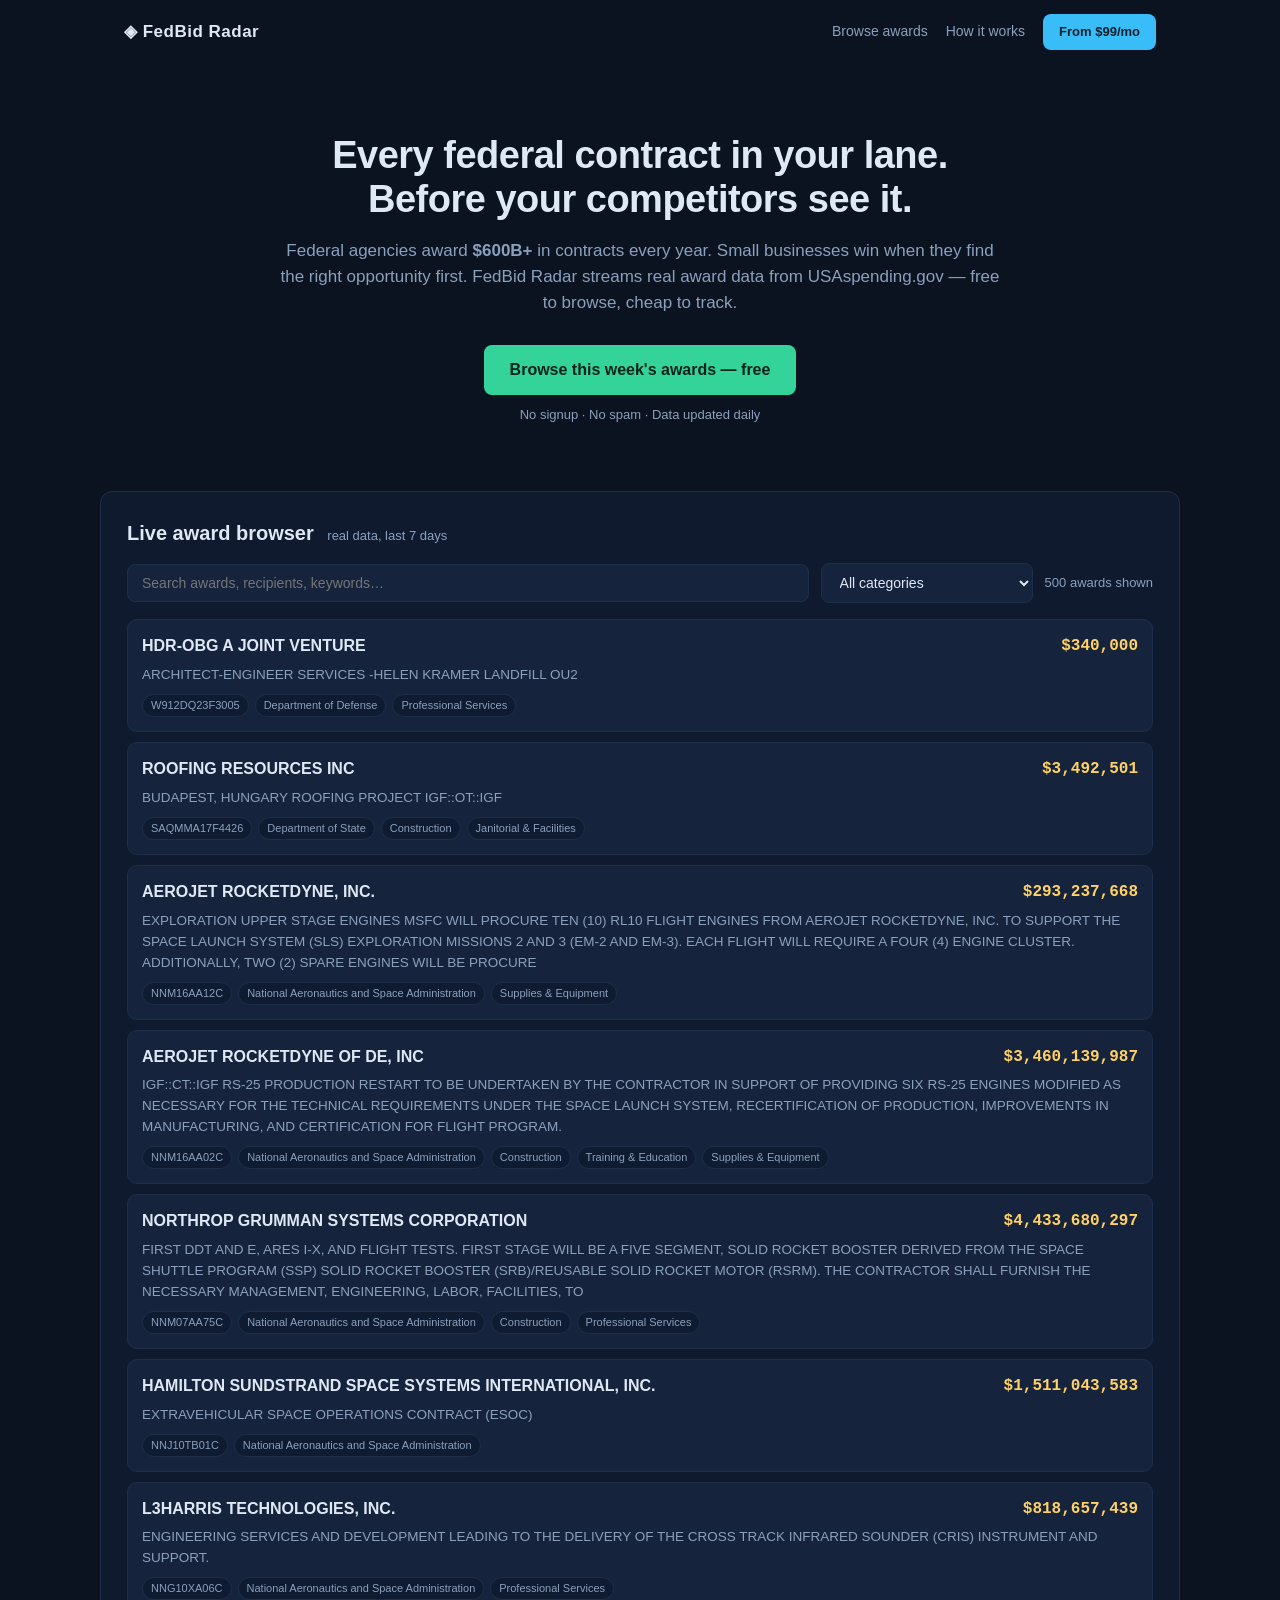
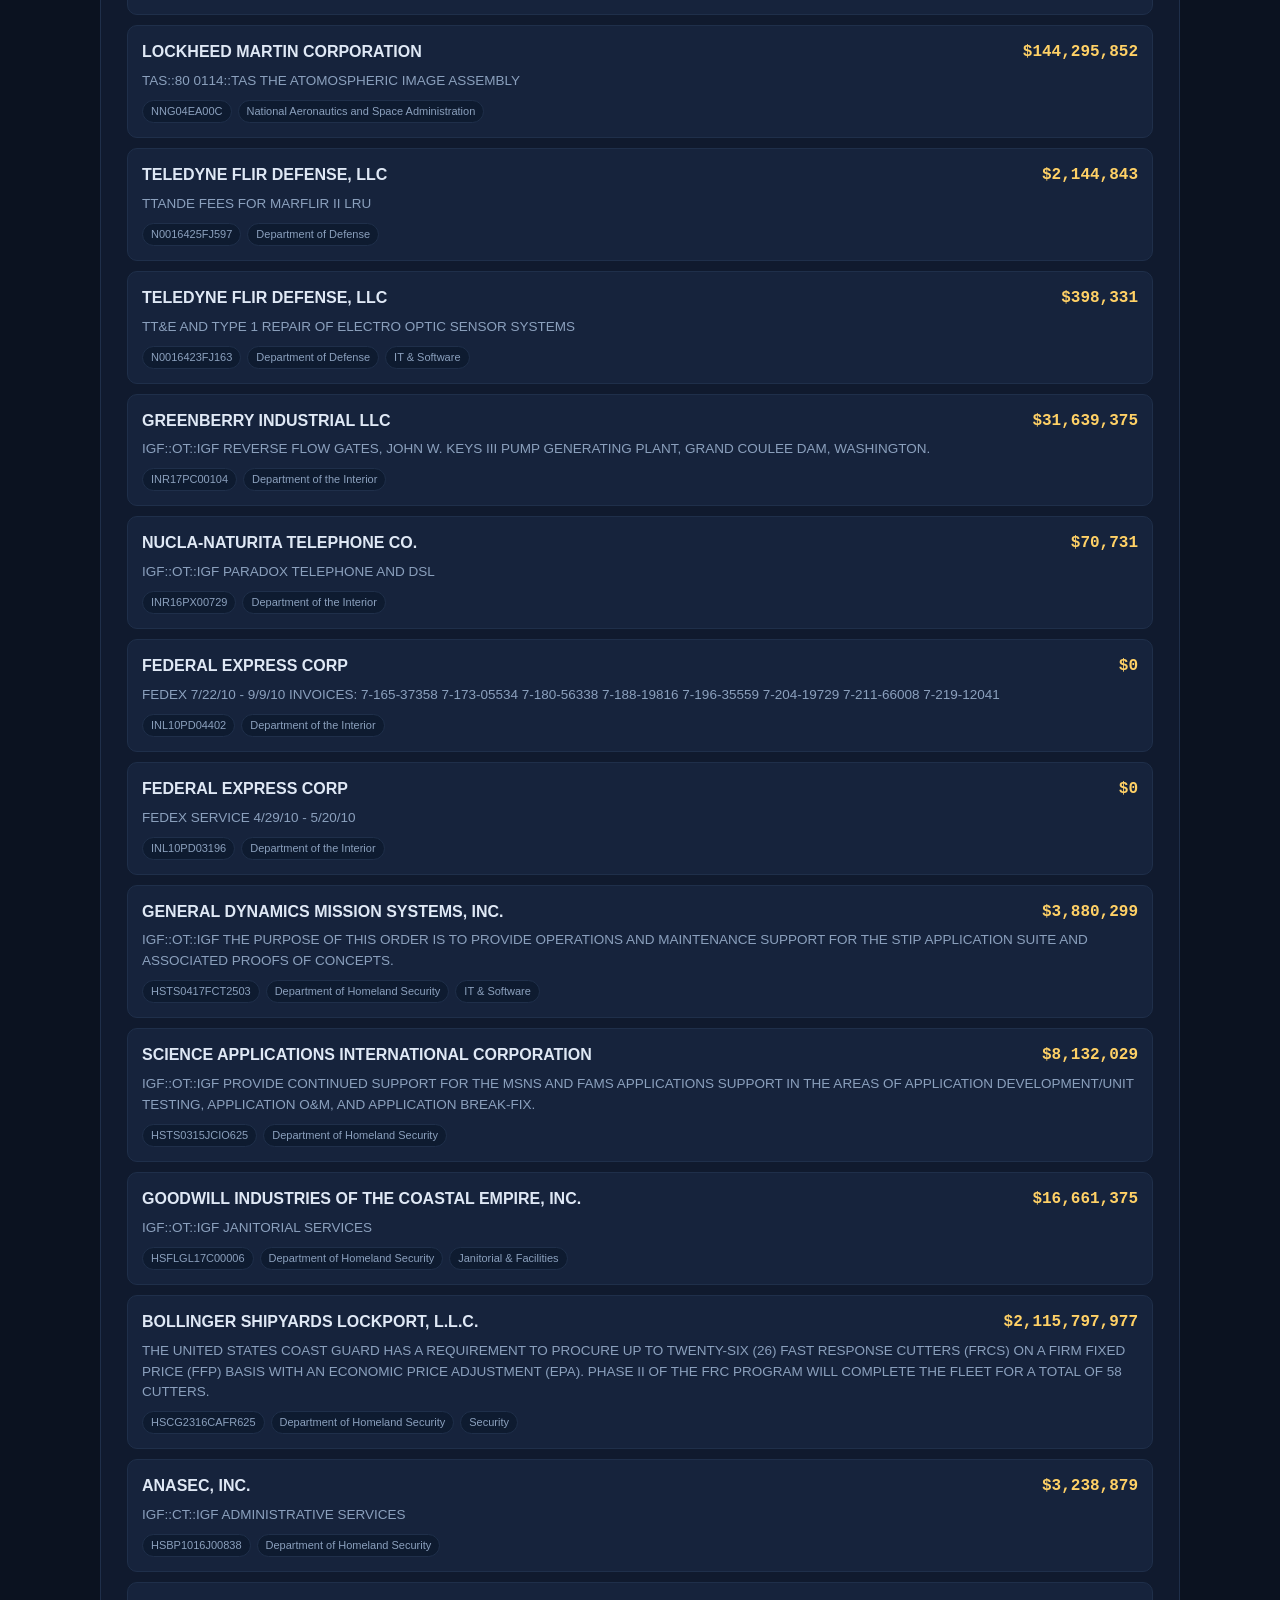
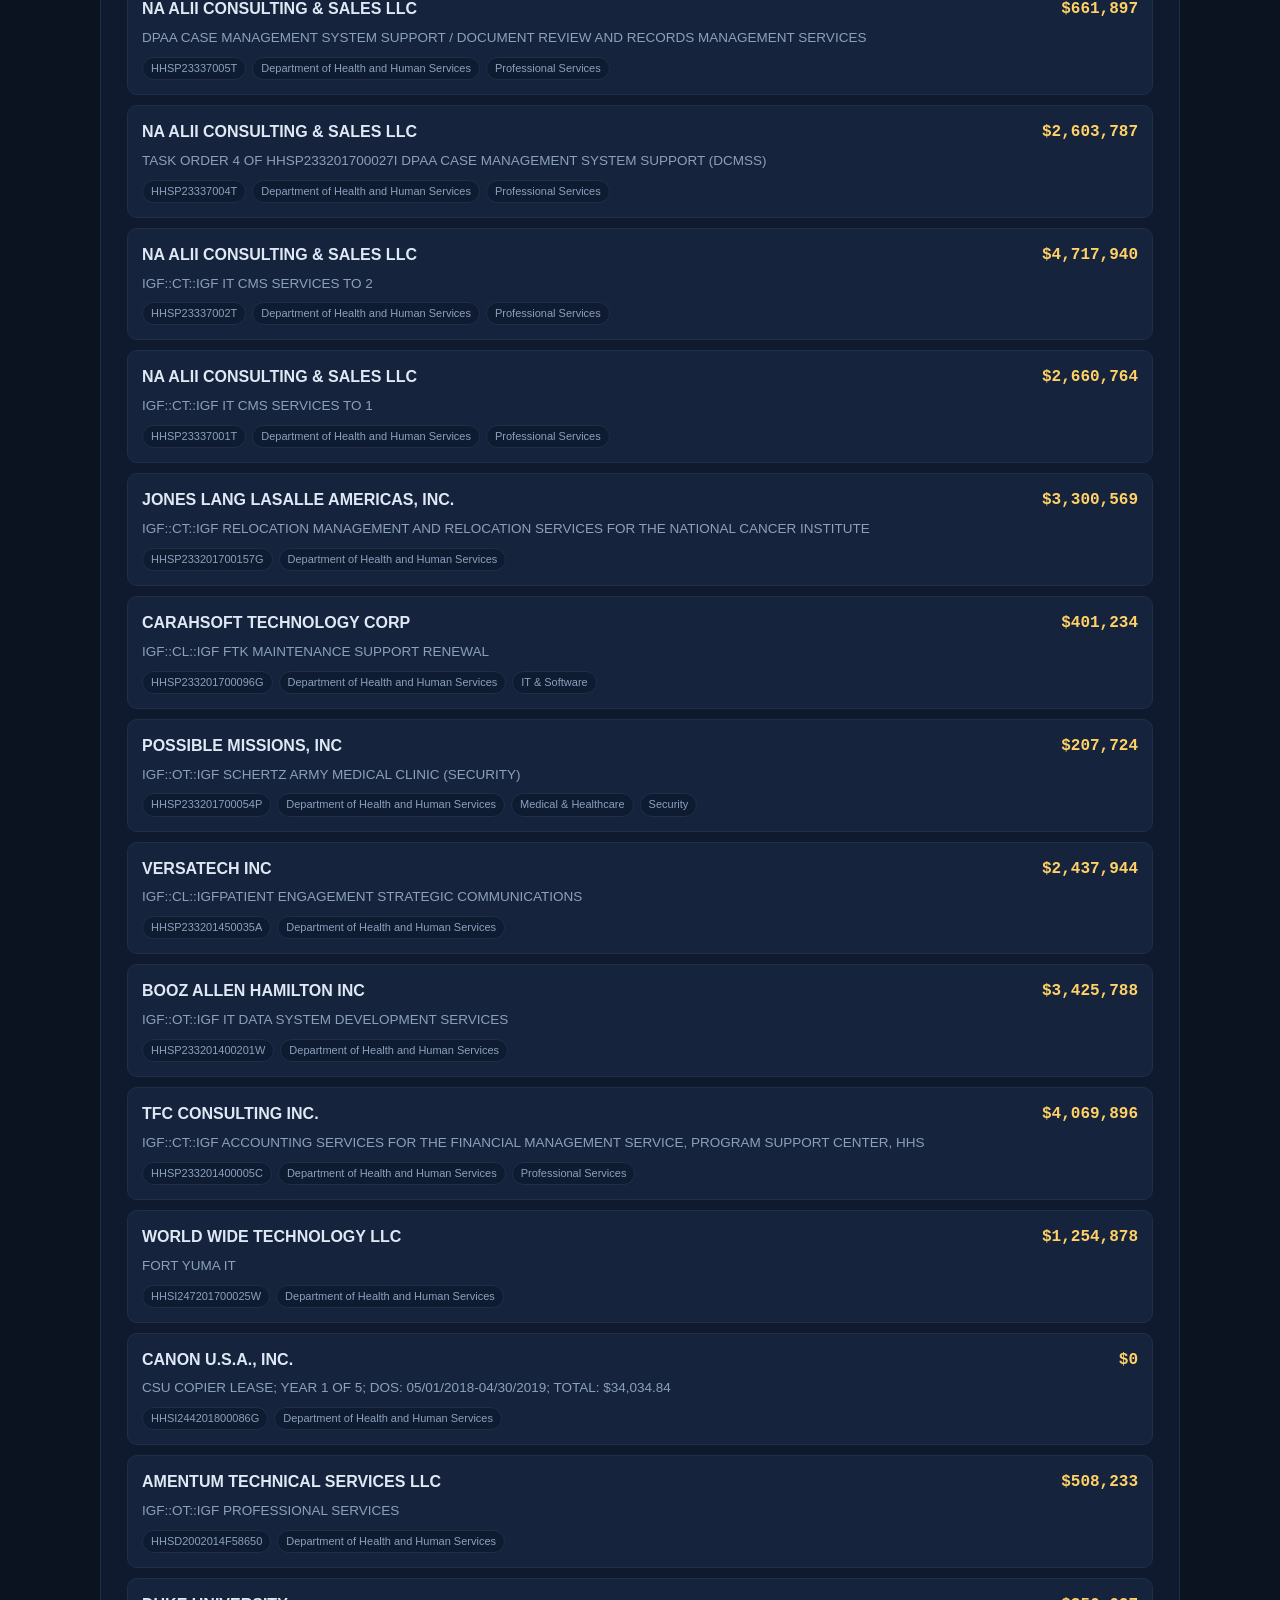
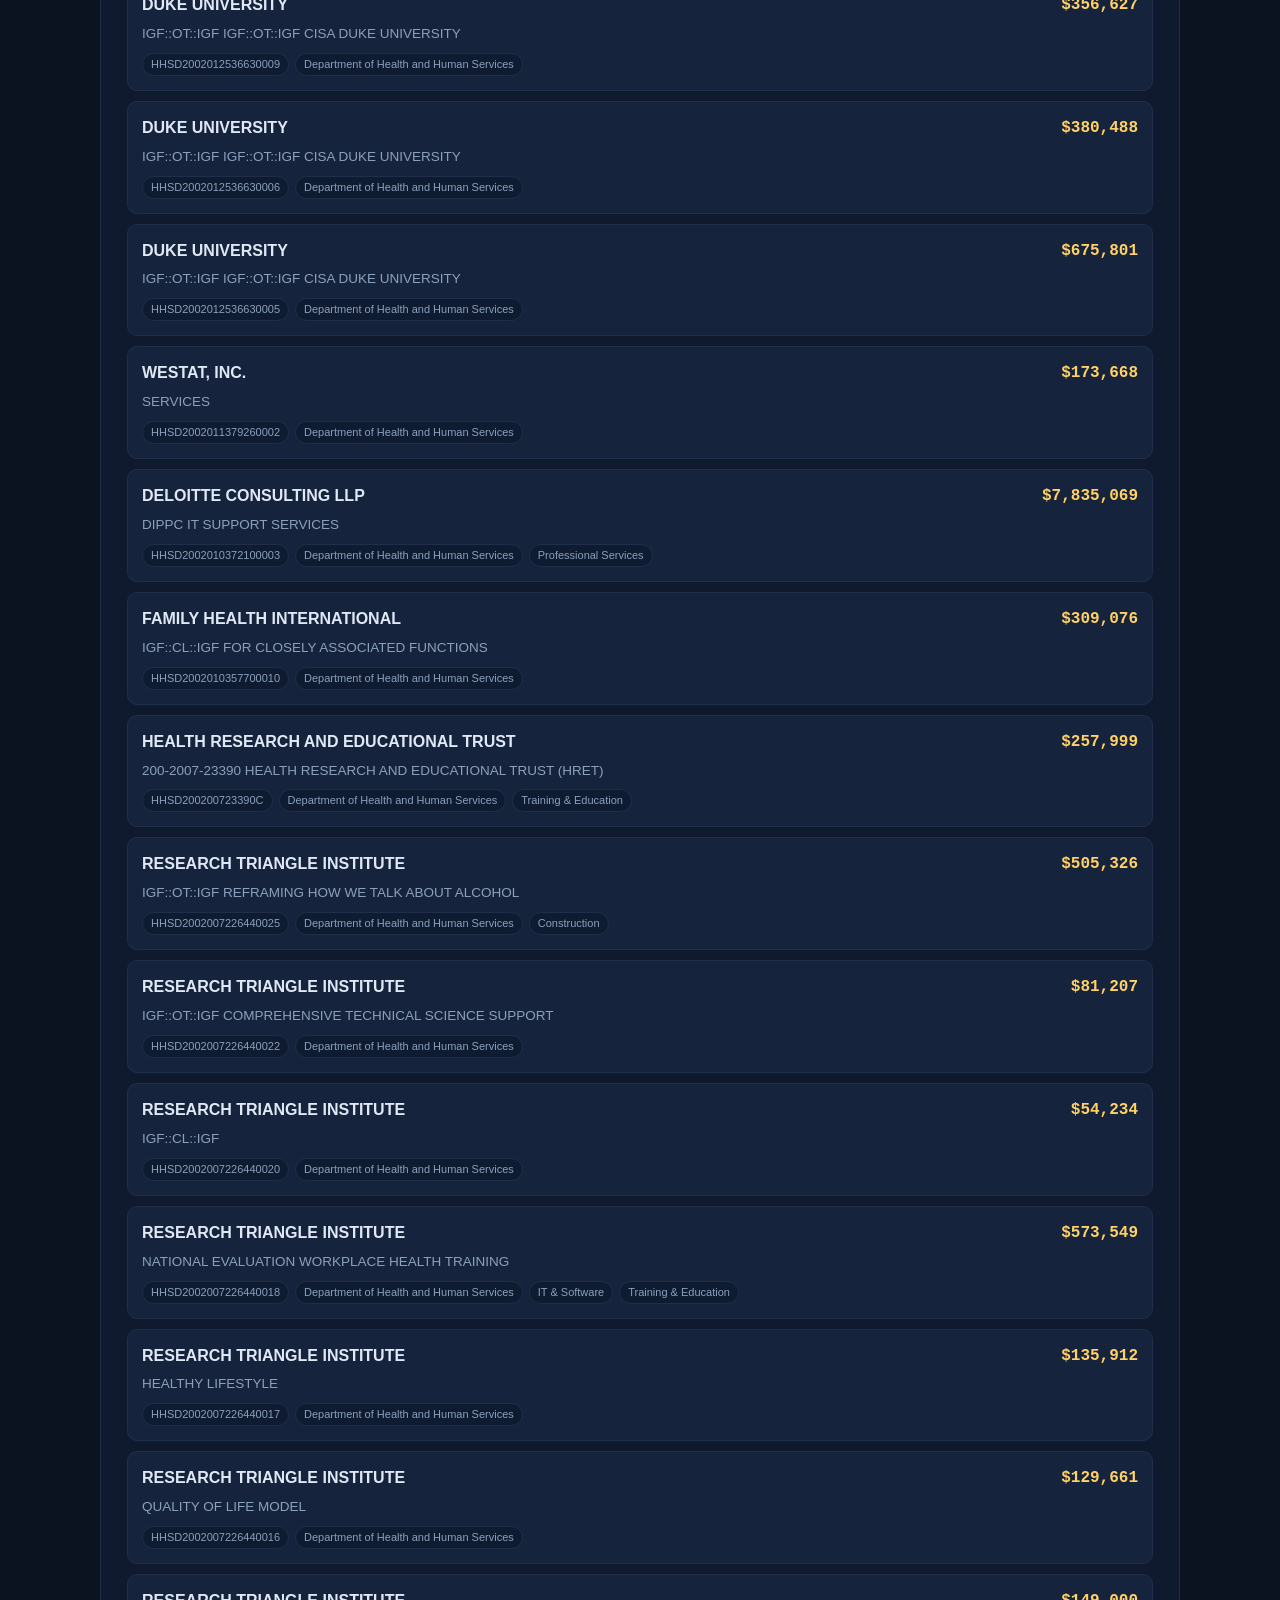
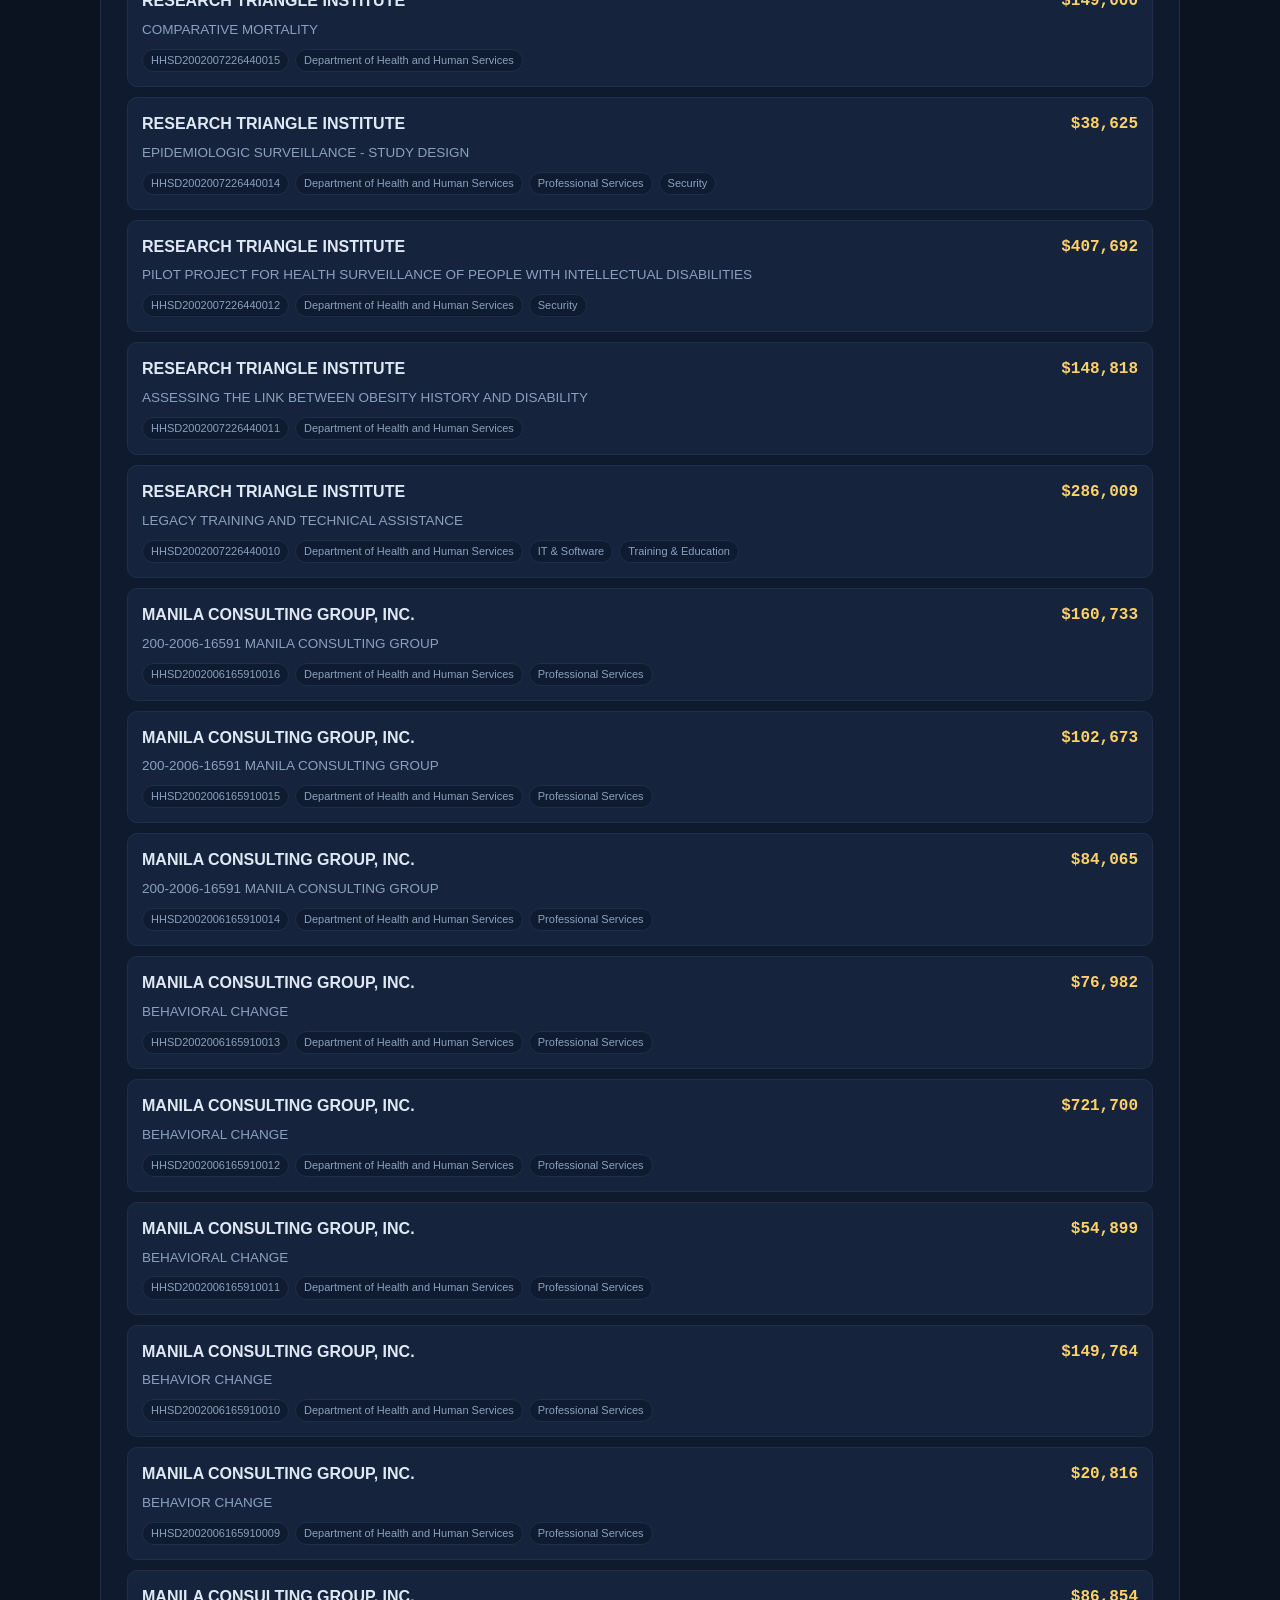
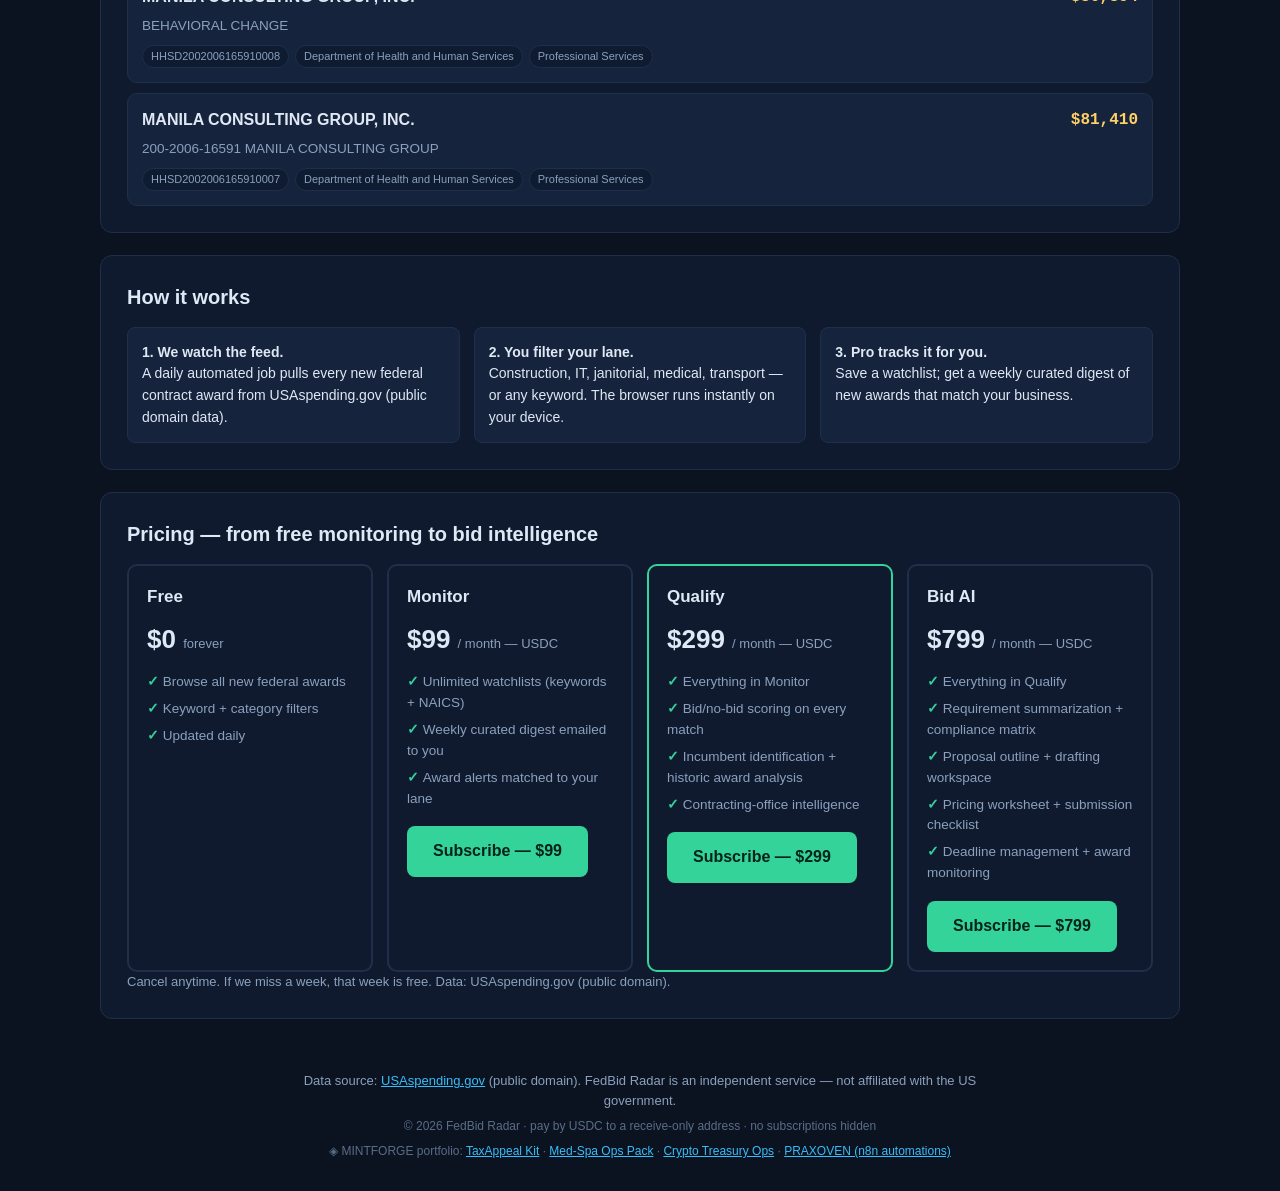
<file: index.html>
<!DOCTYPE html>
<html lang="en">
<head>
<meta charset="UTF-8">
<meta property="og:title" content="FedBid Radar — Federal Contract Leads for Small Businesses">
<meta property="og:type" content="website">
<meta property="og:description" content="Pay by USDC (ERC-20) to a receive-only address. Instant delivery after on-chain verification.">
<meta name="viewport" content="width=device-width, initial-scale=1.0">
<title>FedBid Radar — Federal Contract Leads for Small Businesses</title>
<meta name="description" content="See every new federal contract award in your lane — free. Browse real awards from USAspending.gov by category, keyword or agency. Pro: watchlists + weekly digest for $49/mo.">
<link rel="stylesheet" href="style.css">
</head>
<body>
<header class="nav">
  <span class="brand">◈ FedBid Radar</span>
  <nav>
    <a href="#browse">Browse awards</a>
    <a href="#how">How it works</a>
    <a class="cta small" href="#pricing">From $99/mo</a>
  </nav>
</header>

<section class="hero">
  <h1>Every federal contract in your lane.<br>Before your competitors see it.</h1>
  <p class="sub">Federal agencies award <b>$600B+</b> in contracts every year. Small businesses win when they find the right opportunity first. FedBid Radar streams real award data from USAspending.gov — free to browse, cheap to track.</p>
  <div class="hero-cta">
    <a class="cta" href="#browse">Browse this week's awards — free</a>
    <span class="note">No signup · No spam · Data updated daily</span>
  </div>
</section>

<section class="panel" id="browse">
  <h2>Live award browser <span class="hint">real data, last 7 days</span></h2>
  <div class="controls">
    <input id="q" type="search" placeholder="Search awards, recipients, keywords…">
    <select id="cat"><option value="">All categories</option></select>
    <span class="meta" id="count">loading…</span>
  </div>
  <div id="results" class="results"></div>
</section>

<section class="panel" id="how">
  <h2>How it works</h2>
  <div class="grid">
    <div><b>1. We watch the feed.</b><br>A daily automated job pulls every new federal contract award from USAspending.gov (public domain data).</div>
    <div><b>2. You filter your lane.</b><br>Construction, IT, janitorial, medical, transport — or any keyword. The browser runs instantly on your device.</div>
    <div><b>3. Pro tracks it for you.</b><br>Save a watchlist; get a weekly curated digest of new awards that match your business.</div>
  </div>
</section>

<section class="panel" id="pricing">
  <h2>Pricing — from free monitoring to bid intelligence</h2>
  <div class="tiers">
    <div class="tier">
      <h3>Free</h3>
      <div class="price">$0 <small>forever</small></div>
      <ul>
        <li>Browse all new federal awards</li>
        <li>Keyword + category filters</li>
        <li>Updated daily</li>
      </ul>
    </div>
    <div class="tier">
      <h3>Monitor</h3>
      <div class="price">$99 <small>/ month — USDC</small></div>
      <ul>
        <li>Unlimited watchlists (keywords + NAICS)</li>
        <li>Weekly curated digest emailed to you</li>
        <li>Award alerts matched to your lane</li>
      </ul>
      <a class="cta" href="checkout.html?tier=monitor">Subscribe — $99</a>
    </div>
    <div class="tier featured">
      <h3>Qualify</h3>
      <div class="price">$299 <small>/ month — USDC</small></div>
      <ul>
        <li>Everything in Monitor</li>
        <li>Bid/no-bid scoring on every match</li>
        <li>Incumbent identification + historic award analysis</li>
        <li>Contracting-office intelligence</li>
      </ul>
      <a class="cta" href="checkout.html?tier=qualify">Subscribe — $299</a>
    </div>
    <div class="tier">
      <h3>Bid AI</h3>
      <div class="price">$799 <small>/ month — USDC</small></div>
      <ul>
        <li>Everything in Qualify</li>
        <li>Requirement summarization + compliance matrix</li>
        <li>Proposal outline + drafting workspace</li>
        <li>Pricing worksheet + submission checklist</li>
        <li>Deadline management + award monitoring</li>
      </ul>
      <a class="cta" href="checkout.html?tier=bid">Subscribe — $799</a>
    </div>
  </div>
  <p class="note">Cancel anytime. If we miss a week, that week is free. Data: USAspending.gov (public domain).</p>
</section>

<footer>
  <p>Data source: <a href="https://www.usaspending.gov" target="_blank" rel="noopener">USAspending.gov</a> (public domain). FedBid Radar is an independent service — not affiliated with the US government.</p>
  <p class="fine">© <span id="yr"></span> FedBid Radar · pay by USDC to a receive-only address · no subscriptions hidden</p>
  <p class="fine">◈ MINTFORGE portfolio: <a href="https://akakk2211.github.io/mintforge-taxappeal-kit/">TaxAppeal Kit</a> · <a href="https://akakk2211.github.io/mintforge-medspa-ops/">Med-Spa Ops Pack</a> · <a href="https://akakk2211.github.io/mintforge-crypto-treasury-ops/">Crypto Treasury Ops</a> · <a href="https://akakk2211.github.io/praxoven-market/">PRAXOVEN (n8n automations)</a></p>
</footer>
<script src="app.js"></script>
</body>
</html>
</file>
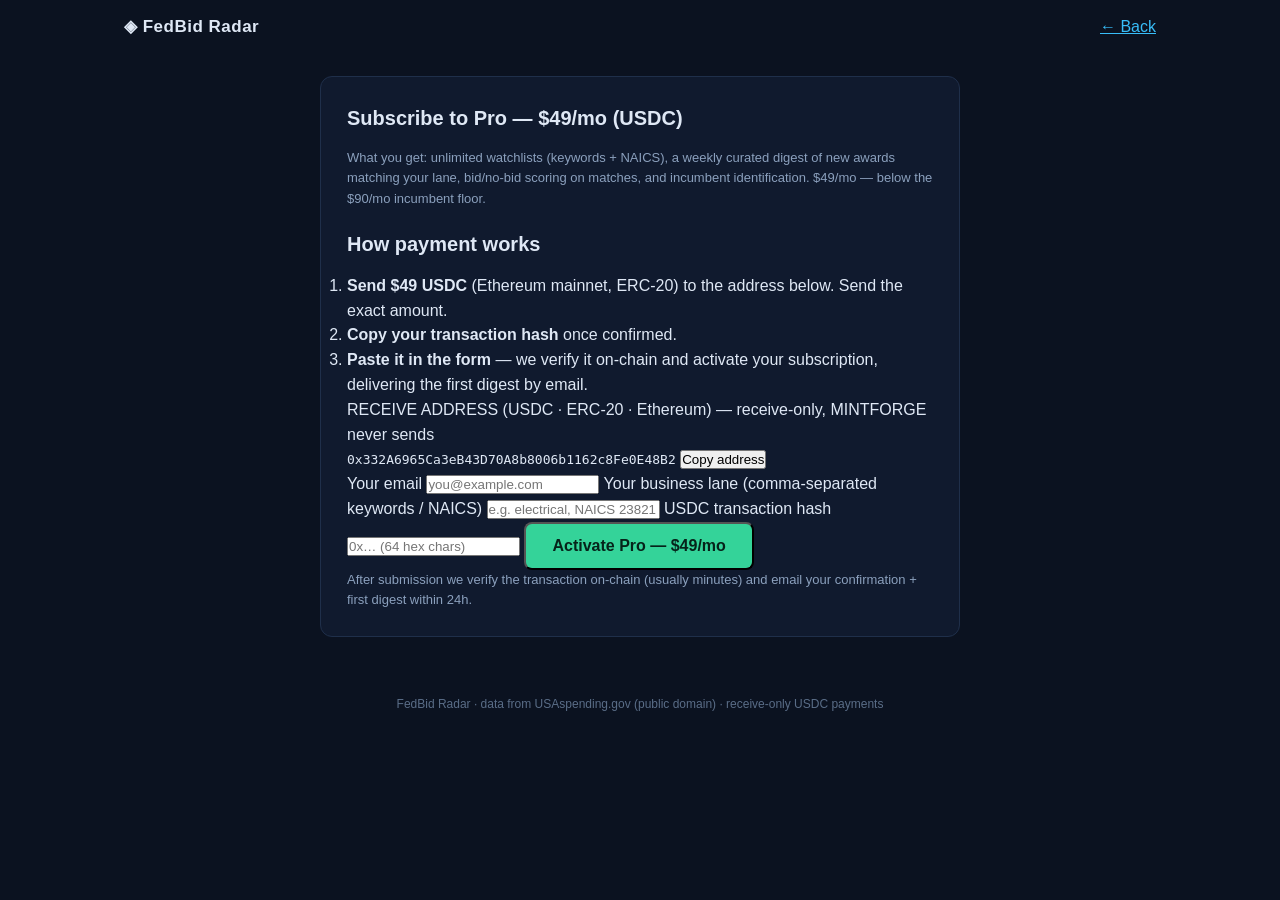
<file: checkout.html>
<!DOCTYPE html>
<html lang="en">
<head>
<meta charset="UTF-8">
<meta name="viewport" content="width=device-width, initial-scale=1.0">
<title>FedBid Radar Pro — Subscribe ($49/mo)</title>
<meta name="description" content="Subscribe to FedBid Radar Pro: watchlists, weekly digest, bid/no-bid scoring, incumbent ID. $49/mo, pay in USDC.">
<link rel="stylesheet" href="style.css">
</head>
<body>
<header class="nav">
  <span class="brand">◈ FedBid Radar</span>
  <a href="index.html">← Back</a>
</header>

<section class="panel" style="max-width:640px">
  <h2>Subscribe to Pro — $49/mo (USDC)</h2>
  <p class="note">What you get: unlimited watchlists (keywords + NAICS), a weekly curated digest of new awards matching your lane, bid/no-bid scoring on matches, and incumbent identification. $49/mo — below the $90/mo incumbent floor.</p>

  <h2 style="margin-top:20px">How payment works</h2>
  <ol>
    <li><b>Send $49 USDC</b> (Ethereum mainnet, ERC-20) to the address below. Send the exact amount.</li>
    <li><b>Copy your transaction hash</b> once confirmed.</li>
    <li><b>Paste it in the form</b> — we verify it on-chain and activate your subscription, delivering the first digest by email.</li>
  </ol>
  <div class="addrbox">
    <div class="label">RECEIVE ADDRESS (USDC · ERC-20 · Ethereum) — receive-only, MINTFORGE never sends</div>
    <code id="addr">0x332A6965Ca3eB43D70A8b8006b1162c8Fe0E48B2</code>
    <button id="copyBtn">Copy address</button>
  </div>

  <form id="orderForm">
    <label>Your email <input type="email" id="fEmail" required placeholder="you@example.com"></label>
    <label>Your business lane (comma-separated keywords / NAICS) <input type="text" id="fLane" required placeholder="e.g. electrical, NAICS 23821"></label>
    <label>USDC transaction hash <input type="text" id="fTx" required pattern="0x[0-9a-fA-F]{64}" placeholder="0x… (64 hex chars)"></label>
    <button type="submit" class="cta">Activate Pro — $49/mo</button>
    <p class="note" id="formNote">After submission we verify the transaction on-chain (usually minutes) and email your confirmation + first digest within 24h.</p>
  </form>
  <div id="orderResult"></div>
</section>

<footer>
  <p class="fine">FedBid Radar · data from USAspending.gov (public domain) · receive-only USDC payments</p>
</footer>
<script>
const ADDR = '0x332A6965Ca3eB43D70A8b8006b1162c8Fe0E48B2';
const FULFILLMENT_EMAIL = 'fulfillment@example.com'; // real inbox set by operator (HA-007)
document.getElementById('addr').textContent = ADDR;
document.getElementById('copyBtn').addEventListener('click', () => {
  navigator.clipboard.writeText(ADDR).then(() => { document.getElementById('copyBtn').textContent = 'Copied ✓'; setTimeout(() => document.getElementById('copyBtn').textContent = 'Copy address', 1500); });
});
document.getElementById('orderForm').addEventListener('submit', (ev) => {
  ev.preventDefault();
  const email = document.getElementById('fEmail').value.trim();
  const lane = document.getElementById('fLane').value.trim();
  const tx = document.getElementById('fTx').value.trim();
  if (!/^0x[0-9a-fA-F]{64}$/.test(tx)) { document.getElementById('orderResult').innerHTML = '<span style="color:#f87171">Transaction hash must be 0x + 64 hex chars.</span>'; return; }
  try {
    const k = 'fbr_orders'; const arr = JSON.parse(localStorage.getItem(k) || '[]');
    arr.push({ product: 'FedBid Radar Pro', priceUsd: 49, email, lane, tx, ts: new Date().toISOString() });
    localStorage.setItem(k, JSON.stringify(arr));
  } catch (e) {}
  const body = encodeURIComponent(`FEDBID RADAR PRO order\nEmail: ${email}\nLane: ${lane}\nTx: ${tx}\n\nVerify on-chain, activate subscription, email first digest.`);
  document.getElementById('orderResult').innerHTML = `<span style="color:#34d399;font-weight:700">Order recorded ✓</span><br>
    <a href="mailto:${FULFILLMENT_EMAIL}?subject=${encodeURIComponent('FedBid Radar Pro order ' + tx)}&body=${body}">Send the order + tx hash to the fulfillment contact</a><br>
    <small>We verify ${tx.slice(0, 10)}… on-chain and activate your subscription for ${email}.</small>`;
});
</script>
</body>
</html>
</file>
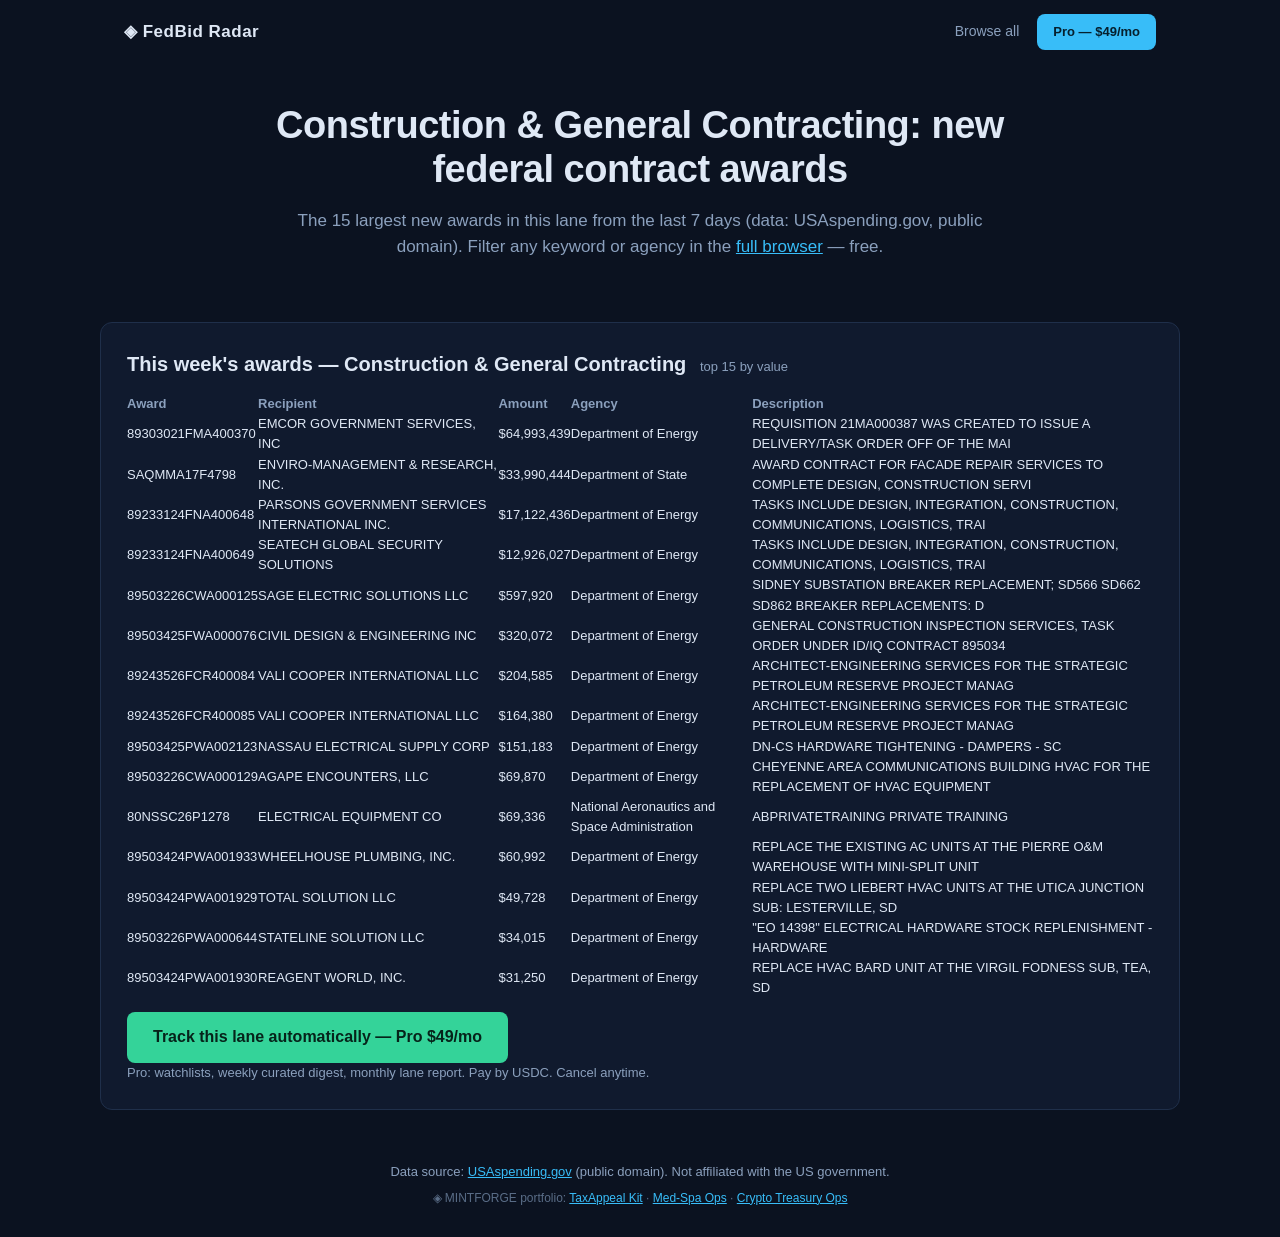
<file: categories/construction.html>
<!DOCTYPE html>
<html lang="en">
<head>
<meta charset="UTF-8">
<meta name="viewport" content="width=device-width, initial-scale=1.0">
<title>Construction & General Contracting — Federal Contract Awards (Live Data)</title>
<meta name="description" content="New federal construction & general contracting contract awards this week — real data from USAspending.gov. Browse by category, track your lane with FedBid Radar Pro.">
<link rel="stylesheet" href="../style.css">
</head>
<body>
<header class="nav"><span class="brand">◈ FedBid Radar</span><nav><a href="../index.html">Browse all</a><a class="cta small" href="../checkout.html">Pro — $49/mo</a></nav></header>

<section class="hero" style="padding:40px 24px">
  <h1>Construction & General Contracting: new federal contract awards</h1>
  <p class="sub">The 15 largest new awards in this lane from the last 7 days (data: USAspending.gov, public domain). Filter any keyword or agency in the <a href="../index.html">full browser</a> — free.</p>
</section>

<section class="panel">
  <h2>This week's awards — Construction & General Contracting <span class="hint">top 15 by value</span></h2>
  <div style="overflow-x:auto"><table style="width:100%;border-collapse:collapse;font-size:13px">
    <thead><tr style="text-align:left;color:#8ba0bd"><th>Award</th><th>Recipient</th><th>Amount</th><th>Agency</th><th>Description</th></tr></thead>
    <tbody><tr>
      <td>89303021FMA400370</td><td>EMCOR GOVERNMENT SERVICES, INC</td><td>$64,993,439</td><td>Department of Energy</td><td>REQUISITION 21MA000387 WAS CREATED TO ISSUE A DELIVERY/TASK ORDER OFF OF THE MAI</td>
    </tr><tr>
      <td>SAQMMA17F4798</td><td>ENVIRO-MANAGEMENT &amp; RESEARCH, INC.</td><td>$33,990,444</td><td>Department of State</td><td>AWARD CONTRACT FOR FACADE REPAIR SERVICES TO COMPLETE DESIGN, CONSTRUCTION SERVI</td>
    </tr><tr>
      <td>89233124FNA400648</td><td>PARSONS GOVERNMENT SERVICES INTERNATIONAL INC.</td><td>$17,122,436</td><td>Department of Energy</td><td>TASKS INCLUDE DESIGN, INTEGRATION, CONSTRUCTION, COMMUNICATIONS, LOGISTICS, TRAI</td>
    </tr><tr>
      <td>89233124FNA400649</td><td>SEATECH GLOBAL SECURITY SOLUTIONS</td><td>$12,926,027</td><td>Department of Energy</td><td>TASKS INCLUDE DESIGN, INTEGRATION, CONSTRUCTION, COMMUNICATIONS, LOGISTICS, TRAI</td>
    </tr><tr>
      <td>89503226CWA000125</td><td>SAGE ELECTRIC SOLUTIONS LLC</td><td>$597,920</td><td>Department of Energy</td><td>SIDNEY SUBSTATION BREAKER REPLACEMENT; SD566 SD662 SD862 BREAKER REPLACEMENTS: D</td>
    </tr><tr>
      <td>89503425FWA000076</td><td>CIVIL DESIGN &amp; ENGINEERING INC</td><td>$320,072</td><td>Department of Energy</td><td>GENERAL CONSTRUCTION INSPECTION SERVICES, TASK ORDER UNDER ID/IQ CONTRACT 895034</td>
    </tr><tr>
      <td>89243526FCR400084</td><td>VALI COOPER INTERNATIONAL LLC</td><td>$204,585</td><td>Department of Energy</td><td>ARCHITECT-ENGINEERING SERVICES FOR THE STRATEGIC PETROLEUM RESERVE PROJECT MANAG</td>
    </tr><tr>
      <td>89243526FCR400085</td><td>VALI COOPER INTERNATIONAL LLC</td><td>$164,380</td><td>Department of Energy</td><td>ARCHITECT-ENGINEERING SERVICES FOR THE STRATEGIC PETROLEUM RESERVE PROJECT MANAG</td>
    </tr><tr>
      <td>89503425PWA002123</td><td>NASSAU ELECTRICAL SUPPLY CORP</td><td>$151,183</td><td>Department of Energy</td><td>DN-CS HARDWARE TIGHTENING - DAMPERS - SC</td>
    </tr><tr>
      <td>89503226CWA000129</td><td>AGAPE ENCOUNTERS, LLC</td><td>$69,870</td><td>Department of Energy</td><td>CHEYENNE AREA COMMUNICATIONS BUILDING HVAC FOR THE REPLACEMENT OF HVAC EQUIPMENT</td>
    </tr><tr>
      <td>80NSSC26P1278</td><td>ELECTRICAL EQUIPMENT CO</td><td>$69,336</td><td>National Aeronautics and Space Administration</td><td>ABPRIVATETRAINING PRIVATE TRAINING</td>
    </tr><tr>
      <td>89503424PWA001933</td><td>WHEELHOUSE PLUMBING, INC.</td><td>$60,992</td><td>Department of Energy</td><td>REPLACE THE EXISTING AC UNITS AT THE PIERRE O&amp;M WAREHOUSE WITH MINI-SPLIT UNIT</td>
    </tr><tr>
      <td>89503424PWA001929</td><td>TOTAL SOLUTION LLC</td><td>$49,728</td><td>Department of Energy</td><td>REPLACE TWO LIEBERT HVAC UNITS AT THE UTICA JUNCTION SUB: LESTERVILLE, SD</td>
    </tr><tr>
      <td>89503226PWA000644</td><td>STATELINE SOLUTION LLC</td><td>$34,015</td><td>Department of Energy</td><td>&quot;EO 14398&quot; ELECTRICAL HARDWARE STOCK REPLENISHMENT - HARDWARE</td>
    </tr><tr>
      <td>89503424PWA001930</td><td>REAGENT WORLD, INC.</td><td>$31,250</td><td>Department of Energy</td><td>REPLACE HVAC BARD UNIT AT THE VIRGIL FODNESS SUB, TEA, SD</td>
    </tr></tbody></table></div>
  <p style="margin-top:14px"><a class="cta" href="../checkout.html">Track this lane automatically — Pro $49/mo</a></p>
  <p class="note">Pro: watchlists, weekly curated digest, monthly lane report. Pay by USDC. Cancel anytime.</p>
</section>

<footer>
  <p>Data source: <a href="https://www.usaspending.gov" target="_blank" rel="noopener">USAspending.gov</a> (public domain). Not affiliated with the US government.</p>
  <p class="fine">◈ MINTFORGE portfolio: <a href="https://akakk2211.github.io/mintforge-taxappeal-kit/">TaxAppeal Kit</a> · <a href="https://akakk2211.github.io/mintforge-medspa-ops/">Med-Spa Ops</a> · <a href="https://akakk2211.github.io/mintforge-crypto-treasury-ops/">Crypto Treasury Ops</a></p>
</footer>
</body>
</html>
</file>
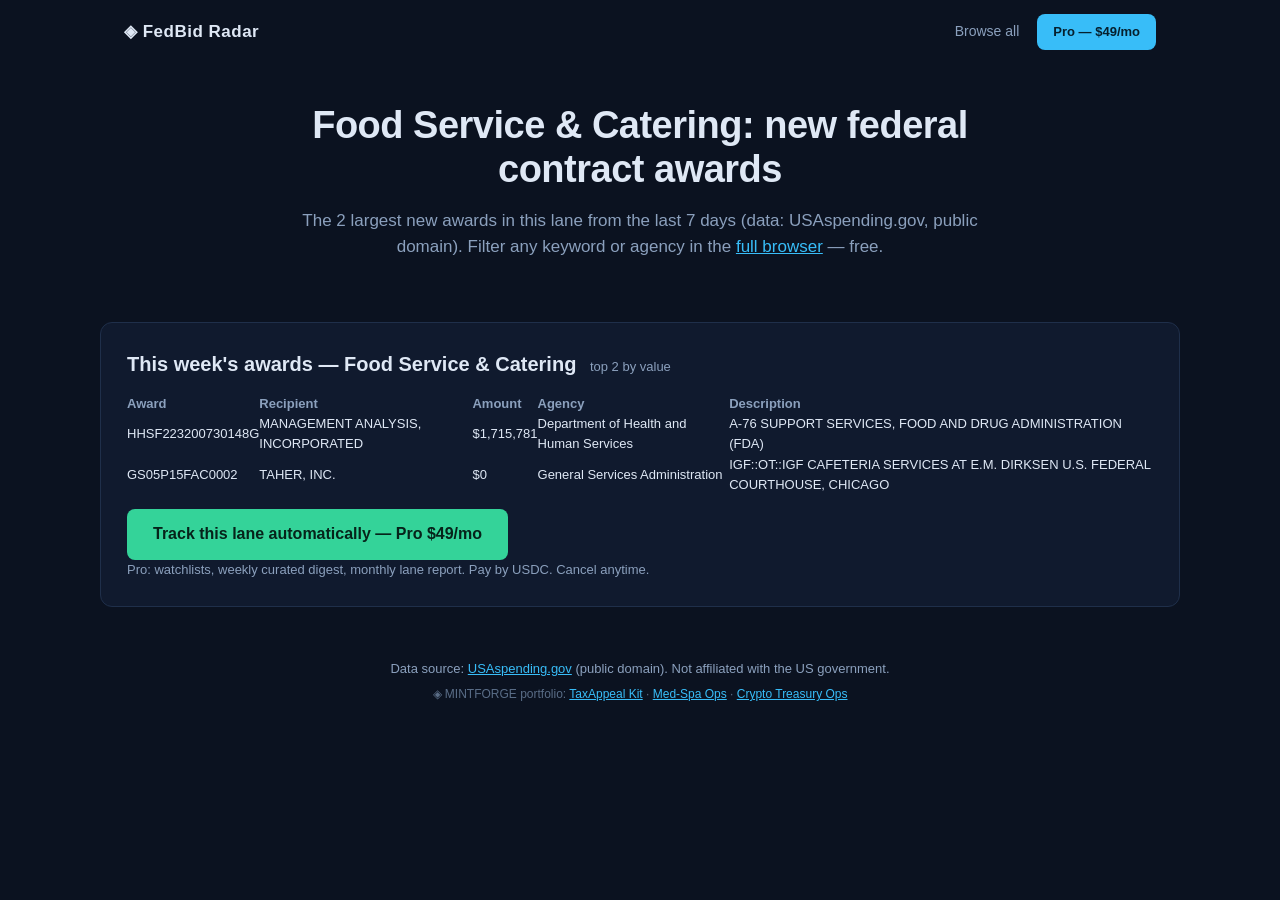
<file: categories/food.html>
<!DOCTYPE html>
<html lang="en">
<head>
<meta charset="UTF-8">
<meta name="viewport" content="width=device-width, initial-scale=1.0">
<title>Food Service & Catering — Federal Contract Awards (Live Data)</title>
<meta name="description" content="New federal food service & catering contract awards this week — real data from USAspending.gov. Browse by category, track your lane with FedBid Radar Pro.">
<link rel="stylesheet" href="../style.css">
</head>
<body>
<header class="nav"><span class="brand">◈ FedBid Radar</span><nav><a href="../index.html">Browse all</a><a class="cta small" href="../checkout.html">Pro — $49/mo</a></nav></header>

<section class="hero" style="padding:40px 24px">
  <h1>Food Service & Catering: new federal contract awards</h1>
  <p class="sub">The 2 largest new awards in this lane from the last 7 days (data: USAspending.gov, public domain). Filter any keyword or agency in the <a href="../index.html">full browser</a> — free.</p>
</section>

<section class="panel">
  <h2>This week's awards — Food Service & Catering <span class="hint">top 2 by value</span></h2>
  <div style="overflow-x:auto"><table style="width:100%;border-collapse:collapse;font-size:13px">
    <thead><tr style="text-align:left;color:#8ba0bd"><th>Award</th><th>Recipient</th><th>Amount</th><th>Agency</th><th>Description</th></tr></thead>
    <tbody><tr>
      <td>HHSF223200730148G</td><td>MANAGEMENT ANALYSIS, INCORPORATED</td><td>$1,715,781</td><td>Department of Health and Human Services</td><td>A-76 SUPPORT SERVICES, FOOD AND DRUG ADMINISTRATION (FDA)</td>
    </tr><tr>
      <td>GS05P15FAC0002</td><td>TAHER, INC.</td><td>$0</td><td>General Services Administration</td><td>IGF::OT::IGF CAFETERIA SERVICES AT E.M. DIRKSEN U.S. FEDERAL COURTHOUSE, CHICAGO</td>
    </tr></tbody></table></div>
  <p style="margin-top:14px"><a class="cta" href="../checkout.html">Track this lane automatically — Pro $49/mo</a></p>
  <p class="note">Pro: watchlists, weekly curated digest, monthly lane report. Pay by USDC. Cancel anytime.</p>
</section>

<footer>
  <p>Data source: <a href="https://www.usaspending.gov" target="_blank" rel="noopener">USAspending.gov</a> (public domain). Not affiliated with the US government.</p>
  <p class="fine">◈ MINTFORGE portfolio: <a href="https://akakk2211.github.io/mintforge-taxappeal-kit/">TaxAppeal Kit</a> · <a href="https://akakk2211.github.io/mintforge-medspa-ops/">Med-Spa Ops</a> · <a href="https://akakk2211.github.io/mintforge-crypto-treasury-ops/">Crypto Treasury Ops</a></p>
</footer>
</body>
</html>
</file>
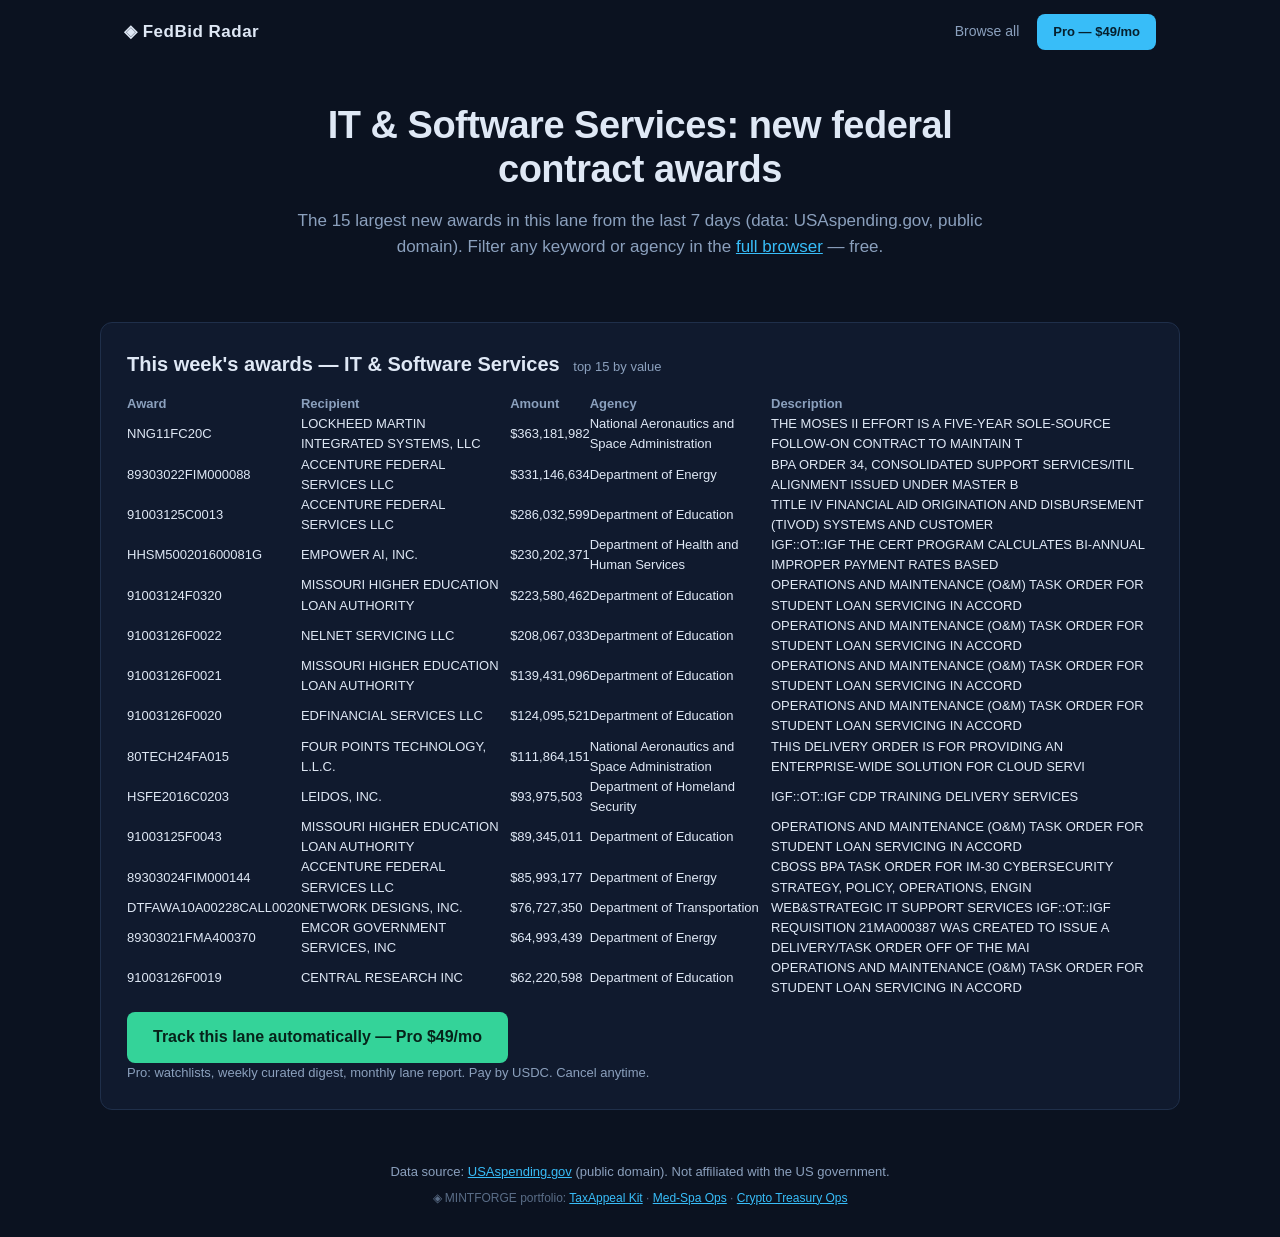
<file: categories/it.html>
<!DOCTYPE html>
<html lang="en">
<head>
<meta charset="UTF-8">
<meta name="viewport" content="width=device-width, initial-scale=1.0">
<title>IT & Software Services — Federal Contract Awards (Live Data)</title>
<meta name="description" content="New federal it & software services contract awards this week — real data from USAspending.gov. Browse by category, track your lane with FedBid Radar Pro.">
<link rel="stylesheet" href="../style.css">
</head>
<body>
<header class="nav"><span class="brand">◈ FedBid Radar</span><nav><a href="../index.html">Browse all</a><a class="cta small" href="../checkout.html">Pro — $49/mo</a></nav></header>

<section class="hero" style="padding:40px 24px">
  <h1>IT & Software Services: new federal contract awards</h1>
  <p class="sub">The 15 largest new awards in this lane from the last 7 days (data: USAspending.gov, public domain). Filter any keyword or agency in the <a href="../index.html">full browser</a> — free.</p>
</section>

<section class="panel">
  <h2>This week's awards — IT & Software Services <span class="hint">top 15 by value</span></h2>
  <div style="overflow-x:auto"><table style="width:100%;border-collapse:collapse;font-size:13px">
    <thead><tr style="text-align:left;color:#8ba0bd"><th>Award</th><th>Recipient</th><th>Amount</th><th>Agency</th><th>Description</th></tr></thead>
    <tbody><tr>
      <td>NNG11FC20C</td><td>LOCKHEED MARTIN INTEGRATED SYSTEMS, LLC</td><td>$363,181,982</td><td>National Aeronautics and Space Administration</td><td>THE MOSES II EFFORT IS A FIVE-YEAR SOLE-SOURCE FOLLOW-ON CONTRACT  TO MAINTAIN T</td>
    </tr><tr>
      <td>89303022FIM000088</td><td>ACCENTURE FEDERAL SERVICES LLC</td><td>$331,146,634</td><td>Department of Energy</td><td>BPA ORDER 34, CONSOLIDATED SUPPORT SERVICES/ITIL ALIGNMENT ISSUED UNDER MASTER B</td>
    </tr><tr>
      <td>91003125C0013</td><td>ACCENTURE FEDERAL SERVICES LLC</td><td>$286,032,599</td><td>Department of Education</td><td>TITLE IV FINANCIAL AID ORIGINATION AND DISBURSEMENT (TIVOD) SYSTEMS AND CUSTOMER</td>
    </tr><tr>
      <td>HHSM500201600081G</td><td>EMPOWER AI, INC.</td><td>$230,202,371</td><td>Department of Health and Human Services</td><td>IGF::OT::IGF THE CERT PROGRAM CALCULATES BI-ANNUAL IMPROPER PAYMENT RATES BASED </td>
    </tr><tr>
      <td>91003124F0320</td><td>MISSOURI HIGHER EDUCATION LOAN AUTHORITY</td><td>$223,580,462</td><td>Department of Education</td><td>OPERATIONS AND MAINTENANCE (O&amp;M) TASK ORDER FOR STUDENT LOAN SERVICING IN ACCORD</td>
    </tr><tr>
      <td>91003126F0022</td><td>NELNET SERVICING LLC</td><td>$208,067,033</td><td>Department of Education</td><td>OPERATIONS AND MAINTENANCE (O&amp;M) TASK ORDER FOR STUDENT LOAN SERVICING IN ACCORD</td>
    </tr><tr>
      <td>91003126F0021</td><td>MISSOURI HIGHER EDUCATION LOAN AUTHORITY</td><td>$139,431,096</td><td>Department of Education</td><td>OPERATIONS AND MAINTENANCE (O&amp;M) TASK ORDER FOR STUDENT LOAN SERVICING IN ACCORD</td>
    </tr><tr>
      <td>91003126F0020</td><td>EDFINANCIAL SERVICES LLC</td><td>$124,095,521</td><td>Department of Education</td><td>OPERATIONS AND MAINTENANCE (O&amp;M) TASK ORDER FOR STUDENT LOAN SERVICING IN ACCORD</td>
    </tr><tr>
      <td>80TECH24FA015</td><td>FOUR POINTS TECHNOLOGY, L.L.C.</td><td>$111,864,151</td><td>National Aeronautics and Space Administration</td><td>THIS DELIVERY ORDER IS FOR PROVIDING AN ENTERPRISE-WIDE SOLUTION FOR CLOUD SERVI</td>
    </tr><tr>
      <td>HSFE2016C0203</td><td>LEIDOS, INC.</td><td>$93,975,503</td><td>Department of Homeland Security</td><td>IGF::OT::IGF CDP TRAINING DELIVERY SERVICES</td>
    </tr><tr>
      <td>91003125F0043</td><td>MISSOURI HIGHER EDUCATION LOAN AUTHORITY</td><td>$89,345,011</td><td>Department of Education</td><td>OPERATIONS AND MAINTENANCE (O&amp;M) TASK ORDER FOR STUDENT LOAN SERVICING IN ACCORD</td>
    </tr><tr>
      <td>89303024FIM000144</td><td>ACCENTURE FEDERAL SERVICES LLC</td><td>$85,993,177</td><td>Department of Energy</td><td>CBOSS BPA TASK ORDER FOR IM-30 CYBERSECURITY STRATEGY, POLICY, OPERATIONS, ENGIN</td>
    </tr><tr>
      <td>DTFAWA10A00228CALL0020</td><td>NETWORK DESIGNS, INC.</td><td>$76,727,350</td><td>Department of Transportation</td><td>WEB&amp;STRATEGIC IT SUPPORT SERVICES IGF::OT::IGF</td>
    </tr><tr>
      <td>89303021FMA400370</td><td>EMCOR GOVERNMENT SERVICES, INC</td><td>$64,993,439</td><td>Department of Energy</td><td>REQUISITION 21MA000387 WAS CREATED TO ISSUE A DELIVERY/TASK ORDER OFF OF THE MAI</td>
    </tr><tr>
      <td>91003126F0019</td><td>CENTRAL RESEARCH INC</td><td>$62,220,598</td><td>Department of Education</td><td>OPERATIONS AND MAINTENANCE (O&amp;M) TASK ORDER FOR STUDENT LOAN SERVICING IN ACCORD</td>
    </tr></tbody></table></div>
  <p style="margin-top:14px"><a class="cta" href="../checkout.html">Track this lane automatically — Pro $49/mo</a></p>
  <p class="note">Pro: watchlists, weekly curated digest, monthly lane report. Pay by USDC. Cancel anytime.</p>
</section>

<footer>
  <p>Data source: <a href="https://www.usaspending.gov" target="_blank" rel="noopener">USAspending.gov</a> (public domain). Not affiliated with the US government.</p>
  <p class="fine">◈ MINTFORGE portfolio: <a href="https://akakk2211.github.io/mintforge-taxappeal-kit/">TaxAppeal Kit</a> · <a href="https://akakk2211.github.io/mintforge-medspa-ops/">Med-Spa Ops</a> · <a href="https://akakk2211.github.io/mintforge-crypto-treasury-ops/">Crypto Treasury Ops</a></p>
</footer>
</body>
</html>
</file>
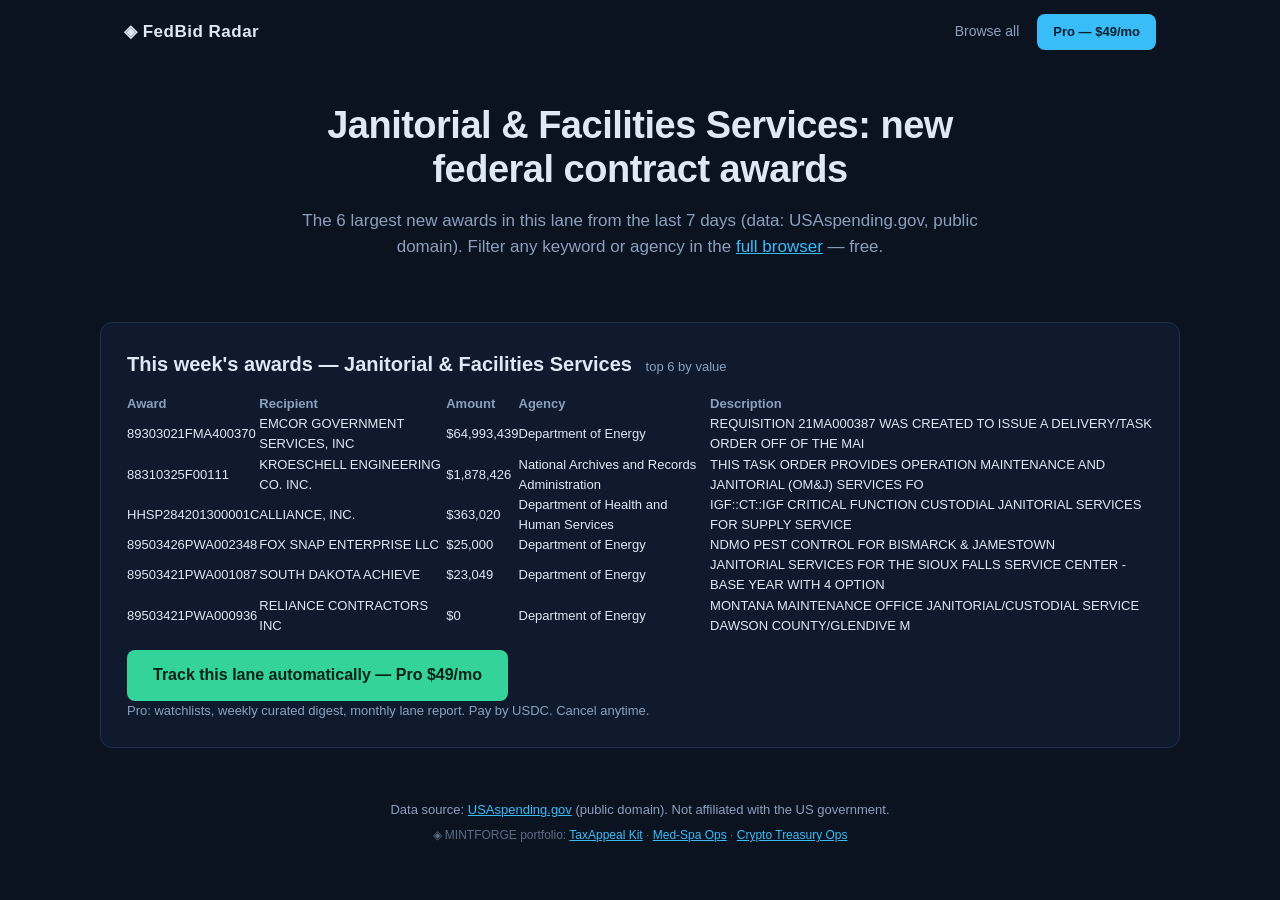
<file: categories/janitorial.html>
<!DOCTYPE html>
<html lang="en">
<head>
<meta charset="UTF-8">
<meta name="viewport" content="width=device-width, initial-scale=1.0">
<title>Janitorial & Facilities Services — Federal Contract Awards (Live Data)</title>
<meta name="description" content="New federal janitorial & facilities services contract awards this week — real data from USAspending.gov. Browse by category, track your lane with FedBid Radar Pro.">
<link rel="stylesheet" href="../style.css">
</head>
<body>
<header class="nav"><span class="brand">◈ FedBid Radar</span><nav><a href="../index.html">Browse all</a><a class="cta small" href="../checkout.html">Pro — $49/mo</a></nav></header>

<section class="hero" style="padding:40px 24px">
  <h1>Janitorial & Facilities Services: new federal contract awards</h1>
  <p class="sub">The 6 largest new awards in this lane from the last 7 days (data: USAspending.gov, public domain). Filter any keyword or agency in the <a href="../index.html">full browser</a> — free.</p>
</section>

<section class="panel">
  <h2>This week's awards — Janitorial & Facilities Services <span class="hint">top 6 by value</span></h2>
  <div style="overflow-x:auto"><table style="width:100%;border-collapse:collapse;font-size:13px">
    <thead><tr style="text-align:left;color:#8ba0bd"><th>Award</th><th>Recipient</th><th>Amount</th><th>Agency</th><th>Description</th></tr></thead>
    <tbody><tr>
      <td>89303021FMA400370</td><td>EMCOR GOVERNMENT SERVICES, INC</td><td>$64,993,439</td><td>Department of Energy</td><td>REQUISITION 21MA000387 WAS CREATED TO ISSUE A DELIVERY/TASK ORDER OFF OF THE MAI</td>
    </tr><tr>
      <td>88310325F00111</td><td>KROESCHELL ENGINEERING CO. INC.</td><td>$1,878,426</td><td>National Archives and Records Administration</td><td>THIS TASK ORDER PROVIDES OPERATION MAINTENANCE AND JANITORIAL (OM&amp;J) SERVICES FO</td>
    </tr><tr>
      <td>HHSP284201300001C</td><td>ALLIANCE, INC.</td><td>$363,020</td><td>Department of Health and Human Services</td><td>IGF::CT::IGF CRITICAL FUNCTION CUSTODIAL JANITORIAL SERVICES FOR SUPPLY SERVICE </td>
    </tr><tr>
      <td>89503426PWA002348</td><td>FOX SNAP ENTERPRISE LLC</td><td>$25,000</td><td>Department of Energy</td><td>NDMO PEST CONTROL FOR BISMARCK &amp; JAMESTOWN</td>
    </tr><tr>
      <td>89503421PWA001087</td><td>SOUTH DAKOTA ACHIEVE</td><td>$23,049</td><td>Department of Energy</td><td>JANITORIAL SERVICES FOR THE SIOUX FALLS SERVICE CENTER - BASE YEAR WITH 4 OPTION</td>
    </tr><tr>
      <td>89503421PWA000936</td><td>RELIANCE CONTRACTORS INC</td><td>$0</td><td>Department of Energy</td><td>MONTANA MAINTENANCE OFFICE JANITORIAL/CUSTODIAL SERVICE DAWSON COUNTY/GLENDIVE M</td>
    </tr></tbody></table></div>
  <p style="margin-top:14px"><a class="cta" href="../checkout.html">Track this lane automatically — Pro $49/mo</a></p>
  <p class="note">Pro: watchlists, weekly curated digest, monthly lane report. Pay by USDC. Cancel anytime.</p>
</section>

<footer>
  <p>Data source: <a href="https://www.usaspending.gov" target="_blank" rel="noopener">USAspending.gov</a> (public domain). Not affiliated with the US government.</p>
  <p class="fine">◈ MINTFORGE portfolio: <a href="https://akakk2211.github.io/mintforge-taxappeal-kit/">TaxAppeal Kit</a> · <a href="https://akakk2211.github.io/mintforge-medspa-ops/">Med-Spa Ops</a> · <a href="https://akakk2211.github.io/mintforge-crypto-treasury-ops/">Crypto Treasury Ops</a></p>
</footer>
</body>
</html>
</file>
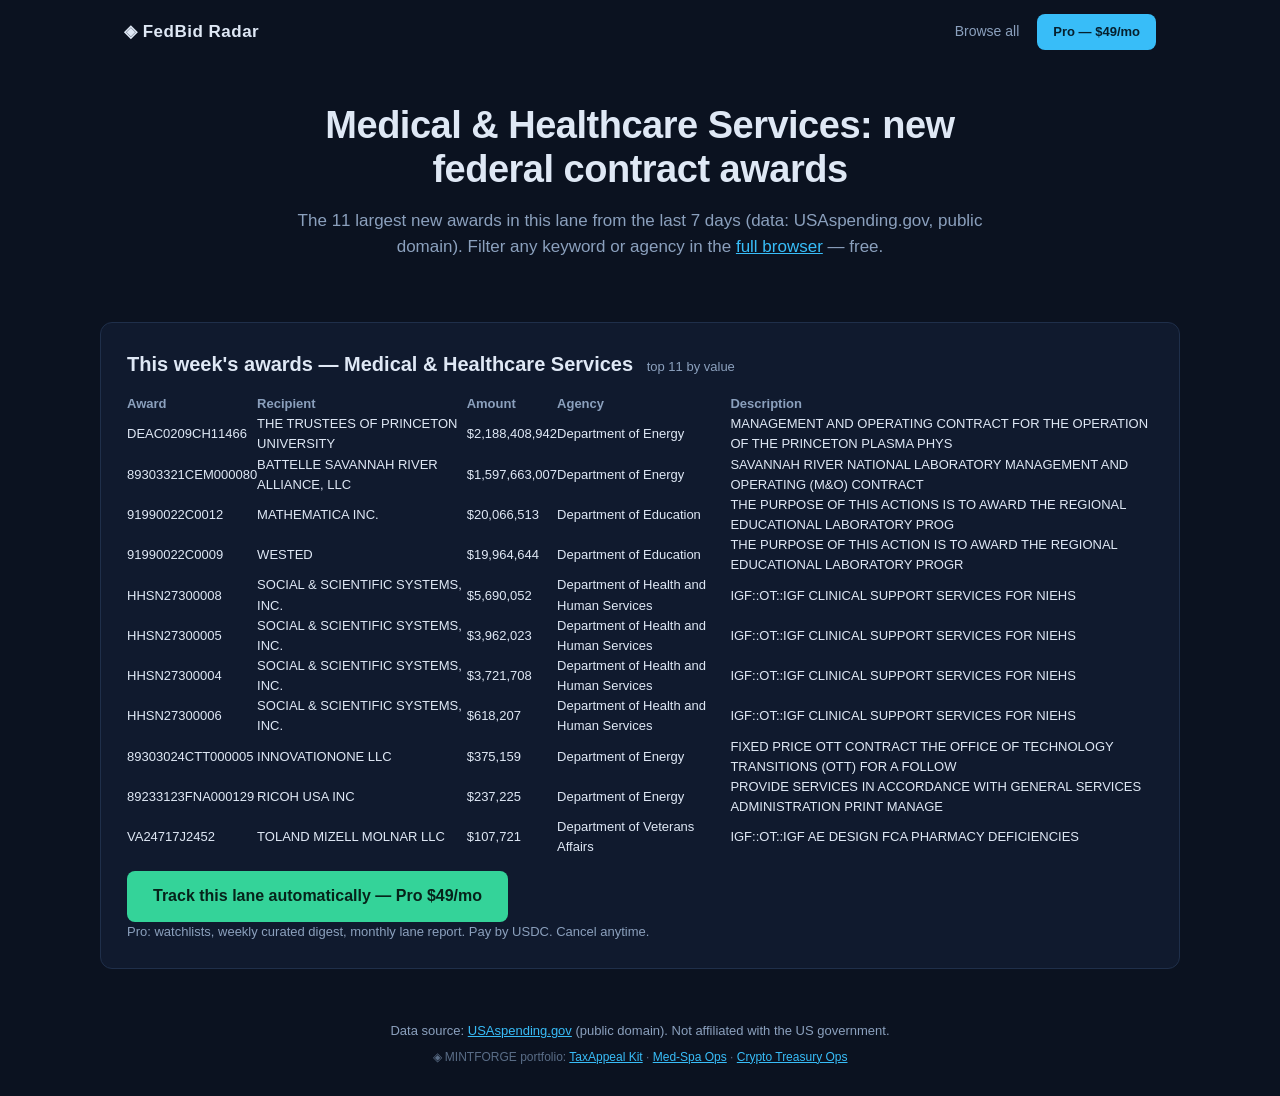
<file: categories/medical.html>
<!DOCTYPE html>
<html lang="en">
<head>
<meta charset="UTF-8">
<meta name="viewport" content="width=device-width, initial-scale=1.0">
<title>Medical & Healthcare Services — Federal Contract Awards (Live Data)</title>
<meta name="description" content="New federal medical & healthcare services contract awards this week — real data from USAspending.gov. Browse by category, track your lane with FedBid Radar Pro.">
<link rel="stylesheet" href="../style.css">
</head>
<body>
<header class="nav"><span class="brand">◈ FedBid Radar</span><nav><a href="../index.html">Browse all</a><a class="cta small" href="../checkout.html">Pro — $49/mo</a></nav></header>

<section class="hero" style="padding:40px 24px">
  <h1>Medical & Healthcare Services: new federal contract awards</h1>
  <p class="sub">The 11 largest new awards in this lane from the last 7 days (data: USAspending.gov, public domain). Filter any keyword or agency in the <a href="../index.html">full browser</a> — free.</p>
</section>

<section class="panel">
  <h2>This week's awards — Medical & Healthcare Services <span class="hint">top 11 by value</span></h2>
  <div style="overflow-x:auto"><table style="width:100%;border-collapse:collapse;font-size:13px">
    <thead><tr style="text-align:left;color:#8ba0bd"><th>Award</th><th>Recipient</th><th>Amount</th><th>Agency</th><th>Description</th></tr></thead>
    <tbody><tr>
      <td>DEAC0209CH11466</td><td>THE TRUSTEES OF PRINCETON UNIVERSITY</td><td>$2,188,408,942</td><td>Department of Energy</td><td>MANAGEMENT AND OPERATING CONTRACT FOR THE OPERATION OF THE PRINCETON PLASMA PHYS</td>
    </tr><tr>
      <td>89303321CEM000080</td><td>BATTELLE SAVANNAH RIVER ALLIANCE, LLC</td><td>$1,597,663,007</td><td>Department of Energy</td><td>SAVANNAH RIVER NATIONAL LABORATORY MANAGEMENT AND OPERATING (M&amp;O) CONTRACT</td>
    </tr><tr>
      <td>91990022C0012</td><td>MATHEMATICA INC.</td><td>$20,066,513</td><td>Department of Education</td><td>THE PURPOSE OF THIS ACTIONS IS TO AWARD THE REGIONAL EDUCATIONAL LABORATORY PROG</td>
    </tr><tr>
      <td>91990022C0009</td><td>WESTED</td><td>$19,964,644</td><td>Department of Education</td><td>THE PURPOSE OF THIS ACTION IS TO AWARD THE REGIONAL EDUCATIONAL LABORATORY PROGR</td>
    </tr><tr>
      <td>HHSN27300008</td><td>SOCIAL &amp; SCIENTIFIC SYSTEMS, INC.</td><td>$5,690,052</td><td>Department of Health and Human Services</td><td>IGF::OT::IGF  CLINICAL SUPPORT SERVICES FOR NIEHS</td>
    </tr><tr>
      <td>HHSN27300005</td><td>SOCIAL &amp; SCIENTIFIC SYSTEMS, INC.</td><td>$3,962,023</td><td>Department of Health and Human Services</td><td>IGF::OT::IGF  CLINICAL SUPPORT SERVICES FOR NIEHS</td>
    </tr><tr>
      <td>HHSN27300004</td><td>SOCIAL &amp; SCIENTIFIC SYSTEMS, INC.</td><td>$3,721,708</td><td>Department of Health and Human Services</td><td>IGF::OT::IGF  CLINICAL SUPPORT SERVICES FOR NIEHS</td>
    </tr><tr>
      <td>HHSN27300006</td><td>SOCIAL &amp; SCIENTIFIC SYSTEMS, INC.</td><td>$618,207</td><td>Department of Health and Human Services</td><td>IGF::OT::IGF  CLINICAL SUPPORT SERVICES FOR NIEHS</td>
    </tr><tr>
      <td>89303024CTT000005</td><td>INNOVATIONONE LLC</td><td>$375,159</td><td>Department of Energy</td><td>FIXED PRICE OTT CONTRACT THE OFFICE OF TECHNOLOGY TRANSITIONS (OTT) FOR A FOLLOW</td>
    </tr><tr>
      <td>89233123FNA000129</td><td>RICOH USA INC</td><td>$237,225</td><td>Department of Energy</td><td>PROVIDE SERVICES IN ACCORDANCE WITH GENERAL SERVICES ADMINISTRATION PRINT MANAGE</td>
    </tr><tr>
      <td>VA24717J2452</td><td>TOLAND MIZELL MOLNAR LLC</td><td>$107,721</td><td>Department of Veterans Affairs</td><td>IGF::OT::IGF  AE DESIGN FCA PHARMACY DEFICIENCIES</td>
    </tr></tbody></table></div>
  <p style="margin-top:14px"><a class="cta" href="../checkout.html">Track this lane automatically — Pro $49/mo</a></p>
  <p class="note">Pro: watchlists, weekly curated digest, monthly lane report. Pay by USDC. Cancel anytime.</p>
</section>

<footer>
  <p>Data source: <a href="https://www.usaspending.gov" target="_blank" rel="noopener">USAspending.gov</a> (public domain). Not affiliated with the US government.</p>
  <p class="fine">◈ MINTFORGE portfolio: <a href="https://akakk2211.github.io/mintforge-taxappeal-kit/">TaxAppeal Kit</a> · <a href="https://akakk2211.github.io/mintforge-medspa-ops/">Med-Spa Ops</a> · <a href="https://akakk2211.github.io/mintforge-crypto-treasury-ops/">Crypto Treasury Ops</a></p>
</footer>
</body>
</html>
</file>
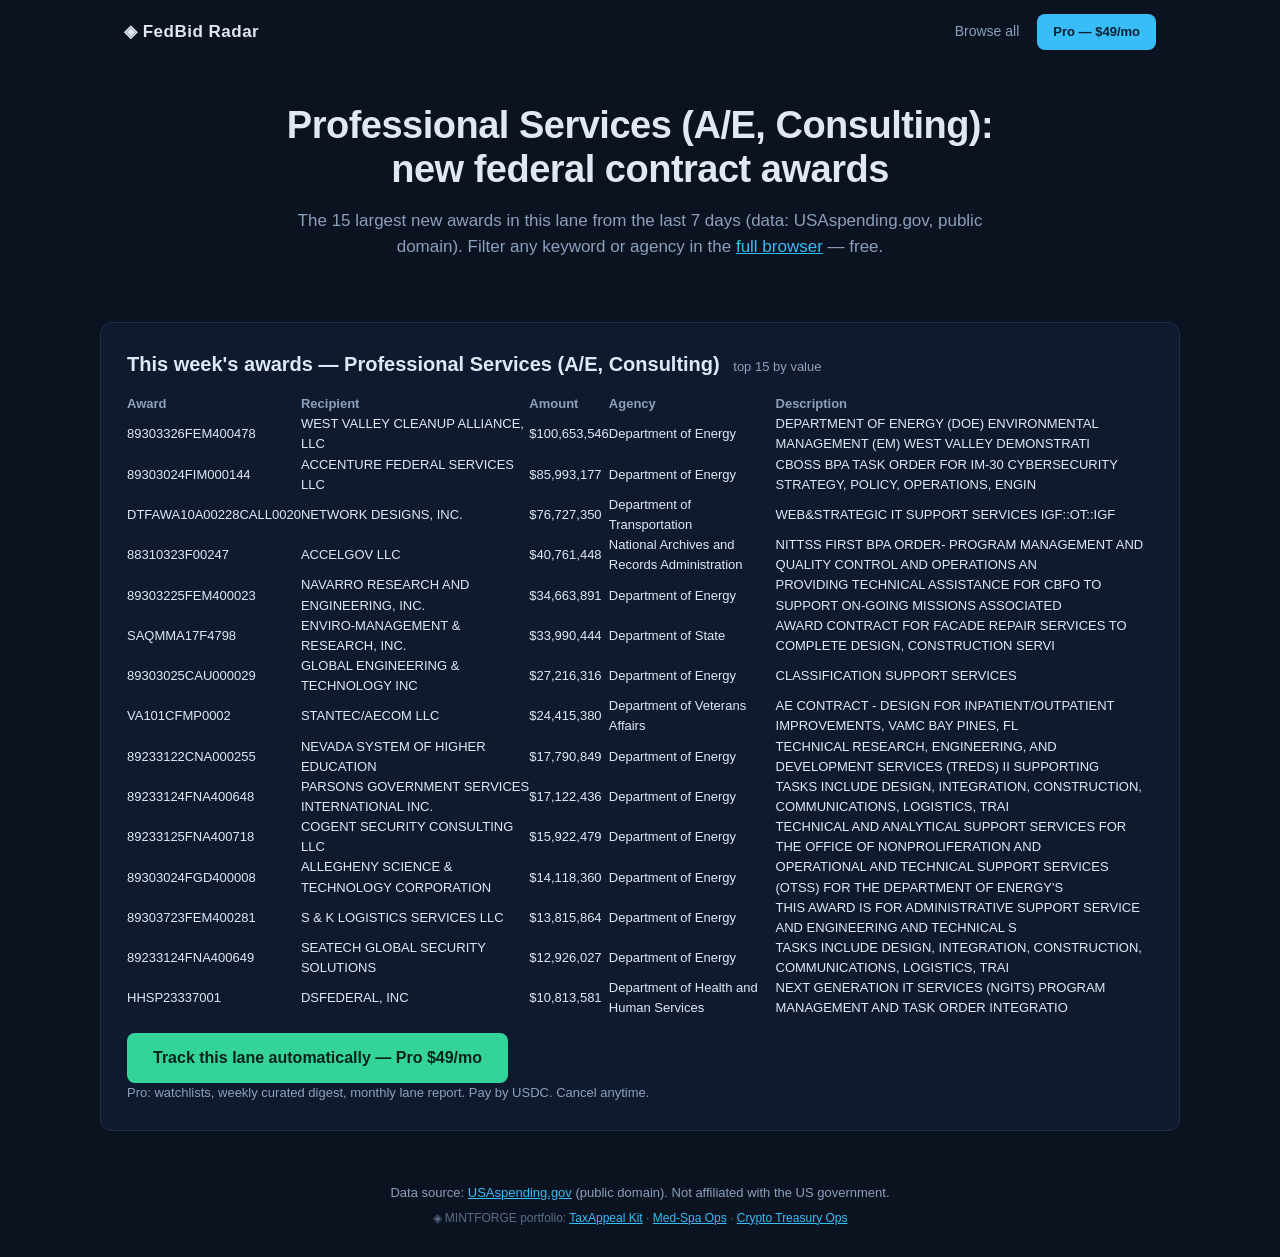
<file: categories/professional.html>
<!DOCTYPE html>
<html lang="en">
<head>
<meta charset="UTF-8">
<meta name="viewport" content="width=device-width, initial-scale=1.0">
<title>Professional Services (A/E, Consulting) — Federal Contract Awards (Live Data)</title>
<meta name="description" content="New federal professional services (a/e, consulting) contract awards this week — real data from USAspending.gov. Browse by category, track your lane with FedBid Radar Pro.">
<link rel="stylesheet" href="../style.css">
</head>
<body>
<header class="nav"><span class="brand">◈ FedBid Radar</span><nav><a href="../index.html">Browse all</a><a class="cta small" href="../checkout.html">Pro — $49/mo</a></nav></header>

<section class="hero" style="padding:40px 24px">
  <h1>Professional Services (A/E, Consulting): new federal contract awards</h1>
  <p class="sub">The 15 largest new awards in this lane from the last 7 days (data: USAspending.gov, public domain). Filter any keyword or agency in the <a href="../index.html">full browser</a> — free.</p>
</section>

<section class="panel">
  <h2>This week's awards — Professional Services (A/E, Consulting) <span class="hint">top 15 by value</span></h2>
  <div style="overflow-x:auto"><table style="width:100%;border-collapse:collapse;font-size:13px">
    <thead><tr style="text-align:left;color:#8ba0bd"><th>Award</th><th>Recipient</th><th>Amount</th><th>Agency</th><th>Description</th></tr></thead>
    <tbody><tr>
      <td>89303326FEM400478</td><td>WEST VALLEY CLEANUP ALLIANCE, LLC</td><td>$100,653,546</td><td>Department of Energy</td><td>DEPARTMENT OF ENERGY (DOE) ENVIRONMENTAL MANAGEMENT (EM) WEST VALLEY DEMONSTRATI</td>
    </tr><tr>
      <td>89303024FIM000144</td><td>ACCENTURE FEDERAL SERVICES LLC</td><td>$85,993,177</td><td>Department of Energy</td><td>CBOSS BPA TASK ORDER FOR IM-30 CYBERSECURITY STRATEGY, POLICY, OPERATIONS, ENGIN</td>
    </tr><tr>
      <td>DTFAWA10A00228CALL0020</td><td>NETWORK DESIGNS, INC.</td><td>$76,727,350</td><td>Department of Transportation</td><td>WEB&amp;STRATEGIC IT SUPPORT SERVICES IGF::OT::IGF</td>
    </tr><tr>
      <td>88310323F00247</td><td>ACCELGOV LLC</td><td>$40,761,448</td><td>National Archives and Records Administration</td><td>NITTSS FIRST BPA ORDER- PROGRAM MANAGEMENT AND QUALITY CONTROL AND OPERATIONS AN</td>
    </tr><tr>
      <td>89303225FEM400023</td><td>NAVARRO RESEARCH AND ENGINEERING, INC.</td><td>$34,663,891</td><td>Department of Energy</td><td>PROVIDING TECHNICAL ASSISTANCE FOR CBFO TO SUPPORT ON-GOING MISSIONS ASSOCIATED </td>
    </tr><tr>
      <td>SAQMMA17F4798</td><td>ENVIRO-MANAGEMENT &amp; RESEARCH, INC.</td><td>$33,990,444</td><td>Department of State</td><td>AWARD CONTRACT FOR FACADE REPAIR SERVICES TO COMPLETE DESIGN, CONSTRUCTION SERVI</td>
    </tr><tr>
      <td>89303025CAU000029</td><td>GLOBAL ENGINEERING &amp; TECHNOLOGY INC</td><td>$27,216,316</td><td>Department of Energy</td><td>CLASSIFICATION SUPPORT SERVICES</td>
    </tr><tr>
      <td>VA101CFMP0002</td><td>STANTEC/AECOM LLC</td><td>$24,415,380</td><td>Department of Veterans Affairs</td><td>AE CONTRACT - DESIGN FOR INPATIENT/OUTPATIENT IMPROVEMENTS, VAMC BAY PINES, FL</td>
    </tr><tr>
      <td>89233122CNA000255</td><td>NEVADA SYSTEM OF HIGHER EDUCATION</td><td>$17,790,849</td><td>Department of Energy</td><td>TECHNICAL RESEARCH, ENGINEERING, AND DEVELOPMENT SERVICES (TREDS) II SUPPORTING </td>
    </tr><tr>
      <td>89233124FNA400648</td><td>PARSONS GOVERNMENT SERVICES INTERNATIONAL INC.</td><td>$17,122,436</td><td>Department of Energy</td><td>TASKS INCLUDE DESIGN, INTEGRATION, CONSTRUCTION, COMMUNICATIONS, LOGISTICS, TRAI</td>
    </tr><tr>
      <td>89233125FNA400718</td><td>COGENT SECURITY CONSULTING LLC</td><td>$15,922,479</td><td>Department of Energy</td><td>TECHNICAL AND ANALYTICAL SUPPORT SERVICES FOR THE OFFICE OF NONPROLIFERATION AND</td>
    </tr><tr>
      <td>89303024FGD400008</td><td>ALLEGHENY SCIENCE &amp; TECHNOLOGY CORPORATION</td><td>$14,118,360</td><td>Department of Energy</td><td>OPERATIONAL AND TECHNICAL SUPPORT SERVICES (OTSS) FOR THE DEPARTMENT OF ENERGY'S</td>
    </tr><tr>
      <td>89303723FEM400281</td><td>S &amp; K LOGISTICS SERVICES LLC</td><td>$13,815,864</td><td>Department of Energy</td><td>THIS AWARD IS FOR ADMINISTRATIVE SUPPORT SERVICE AND ENGINEERING AND TECHNICAL S</td>
    </tr><tr>
      <td>89233124FNA400649</td><td>SEATECH GLOBAL SECURITY SOLUTIONS</td><td>$12,926,027</td><td>Department of Energy</td><td>TASKS INCLUDE DESIGN, INTEGRATION, CONSTRUCTION, COMMUNICATIONS, LOGISTICS, TRAI</td>
    </tr><tr>
      <td>HHSP23337001</td><td>DSFEDERAL, INC</td><td>$10,813,581</td><td>Department of Health and Human Services</td><td>NEXT GENERATION IT SERVICES (NGITS) PROGRAM MANAGEMENT AND TASK ORDER INTEGRATIO</td>
    </tr></tbody></table></div>
  <p style="margin-top:14px"><a class="cta" href="../checkout.html">Track this lane automatically — Pro $49/mo</a></p>
  <p class="note">Pro: watchlists, weekly curated digest, monthly lane report. Pay by USDC. Cancel anytime.</p>
</section>

<footer>
  <p>Data source: <a href="https://www.usaspending.gov" target="_blank" rel="noopener">USAspending.gov</a> (public domain). Not affiliated with the US government.</p>
  <p class="fine">◈ MINTFORGE portfolio: <a href="https://akakk2211.github.io/mintforge-taxappeal-kit/">TaxAppeal Kit</a> · <a href="https://akakk2211.github.io/mintforge-medspa-ops/">Med-Spa Ops</a> · <a href="https://akakk2211.github.io/mintforge-crypto-treasury-ops/">Crypto Treasury Ops</a></p>
</footer>
</body>
</html>
</file>
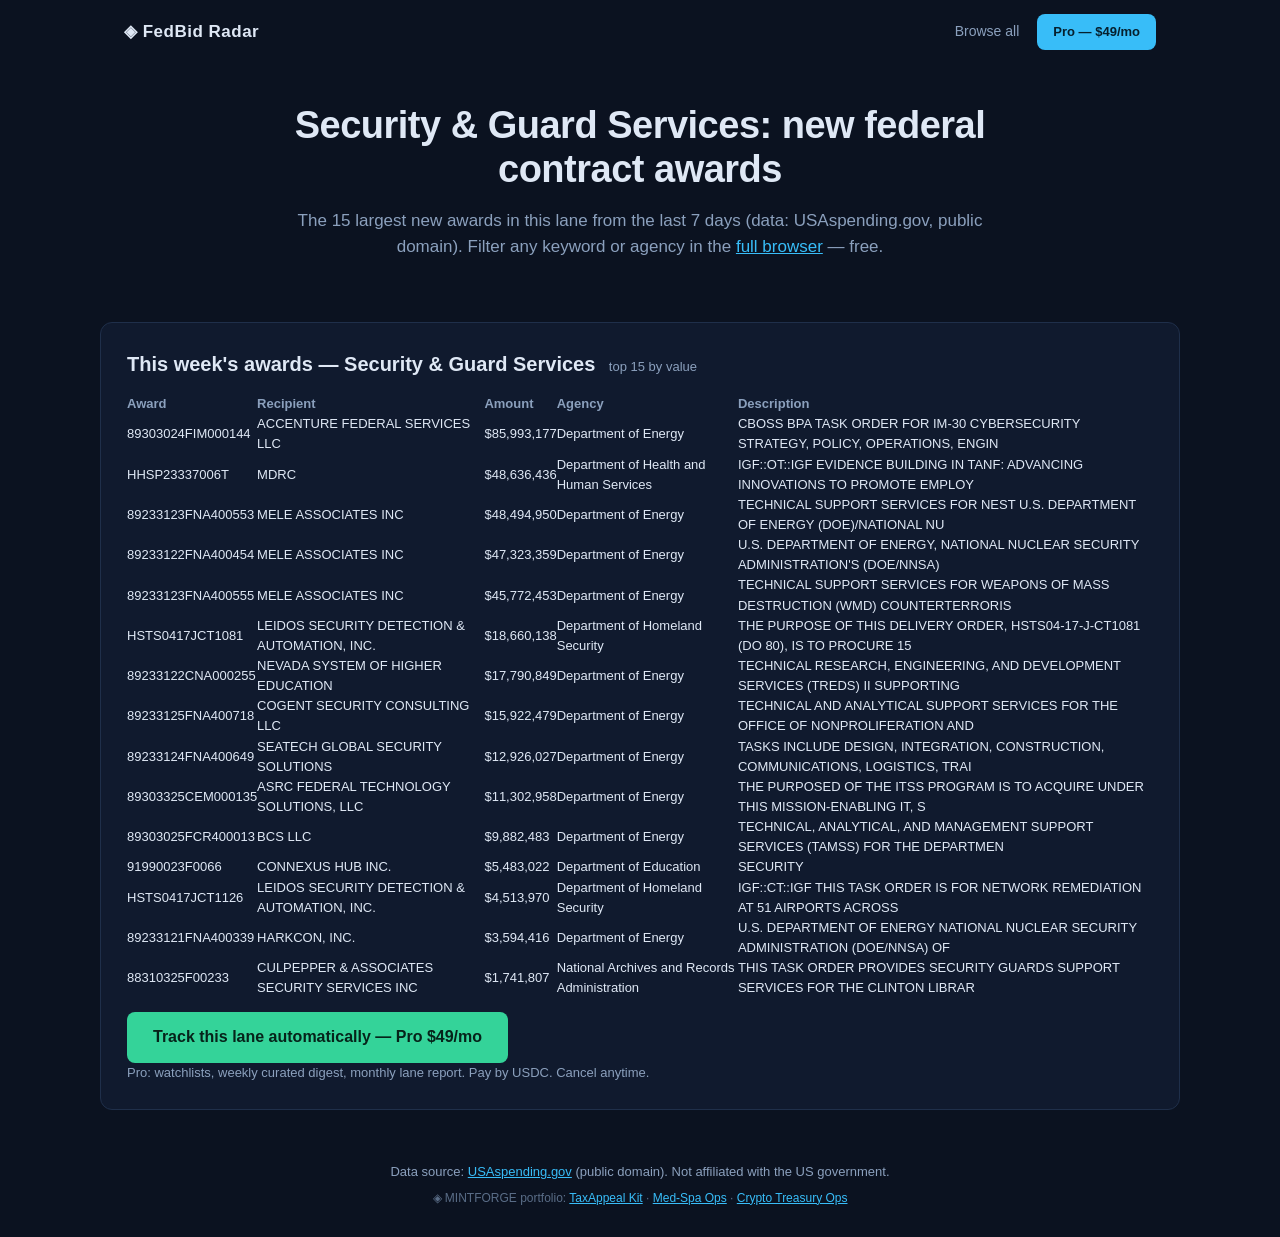
<file: categories/security.html>
<!DOCTYPE html>
<html lang="en">
<head>
<meta charset="UTF-8">
<meta name="viewport" content="width=device-width, initial-scale=1.0">
<title>Security & Guard Services — Federal Contract Awards (Live Data)</title>
<meta name="description" content="New federal security & guard services contract awards this week — real data from USAspending.gov. Browse by category, track your lane with FedBid Radar Pro.">
<link rel="stylesheet" href="../style.css">
</head>
<body>
<header class="nav"><span class="brand">◈ FedBid Radar</span><nav><a href="../index.html">Browse all</a><a class="cta small" href="../checkout.html">Pro — $49/mo</a></nav></header>

<section class="hero" style="padding:40px 24px">
  <h1>Security & Guard Services: new federal contract awards</h1>
  <p class="sub">The 15 largest new awards in this lane from the last 7 days (data: USAspending.gov, public domain). Filter any keyword or agency in the <a href="../index.html">full browser</a> — free.</p>
</section>

<section class="panel">
  <h2>This week's awards — Security & Guard Services <span class="hint">top 15 by value</span></h2>
  <div style="overflow-x:auto"><table style="width:100%;border-collapse:collapse;font-size:13px">
    <thead><tr style="text-align:left;color:#8ba0bd"><th>Award</th><th>Recipient</th><th>Amount</th><th>Agency</th><th>Description</th></tr></thead>
    <tbody><tr>
      <td>89303024FIM000144</td><td>ACCENTURE FEDERAL SERVICES LLC</td><td>$85,993,177</td><td>Department of Energy</td><td>CBOSS BPA TASK ORDER FOR IM-30 CYBERSECURITY STRATEGY, POLICY, OPERATIONS, ENGIN</td>
    </tr><tr>
      <td>HHSP23337006T</td><td>MDRC</td><td>$48,636,436</td><td>Department of Health and Human Services</td><td>IGF::OT::IGF  EVIDENCE BUILDING IN TANF: ADVANCING INNOVATIONS TO PROMOTE EMPLOY</td>
    </tr><tr>
      <td>89233123FNA400553</td><td>MELE ASSOCIATES INC</td><td>$48,494,950</td><td>Department of Energy</td><td>TECHNICAL SUPPORT SERVICES FOR NEST  U.S. DEPARTMENT OF ENERGY (DOE)/NATIONAL NU</td>
    </tr><tr>
      <td>89233122FNA400454</td><td>MELE ASSOCIATES INC</td><td>$47,323,359</td><td>Department of Energy</td><td>U.S. DEPARTMENT OF ENERGY, NATIONAL NUCLEAR SECURITY ADMINISTRATION'S (DOE/NNSA)</td>
    </tr><tr>
      <td>89233123FNA400555</td><td>MELE ASSOCIATES INC</td><td>$45,772,453</td><td>Department of Energy</td><td>TECHNICAL SUPPORT SERVICES FOR WEAPONS OF MASS DESTRUCTION (WMD) COUNTERTERRORIS</td>
    </tr><tr>
      <td>HSTS0417JCT1081</td><td>LEIDOS SECURITY DETECTION &amp; AUTOMATION, INC.</td><td>$18,660,138</td><td>Department of Homeland Security</td><td>THE PURPOSE OF THIS DELIVERY ORDER, HSTS04-17-J-CT1081 (DO 80), IS TO PROCURE 15</td>
    </tr><tr>
      <td>89233122CNA000255</td><td>NEVADA SYSTEM OF HIGHER EDUCATION</td><td>$17,790,849</td><td>Department of Energy</td><td>TECHNICAL RESEARCH, ENGINEERING, AND DEVELOPMENT SERVICES (TREDS) II SUPPORTING </td>
    </tr><tr>
      <td>89233125FNA400718</td><td>COGENT SECURITY CONSULTING LLC</td><td>$15,922,479</td><td>Department of Energy</td><td>TECHNICAL AND ANALYTICAL SUPPORT SERVICES FOR THE OFFICE OF NONPROLIFERATION AND</td>
    </tr><tr>
      <td>89233124FNA400649</td><td>SEATECH GLOBAL SECURITY SOLUTIONS</td><td>$12,926,027</td><td>Department of Energy</td><td>TASKS INCLUDE DESIGN, INTEGRATION, CONSTRUCTION, COMMUNICATIONS, LOGISTICS, TRAI</td>
    </tr><tr>
      <td>89303325CEM000135</td><td>ASRC FEDERAL TECHNOLOGY SOLUTIONS, LLC</td><td>$11,302,958</td><td>Department of Energy</td><td>THE PURPOSED OF THE ITSS PROGRAM IS TO ACQUIRE UNDER THIS MISSION-ENABLING IT, S</td>
    </tr><tr>
      <td>89303025FCR400013</td><td>BCS LLC</td><td>$9,882,483</td><td>Department of Energy</td><td>TECHNICAL, ANALYTICAL, AND MANAGEMENT SUPPORT SERVICES (TAMSS) FOR THE DEPARTMEN</td>
    </tr><tr>
      <td>91990023F0066</td><td>CONNEXUS HUB INC.</td><td>$5,483,022</td><td>Department of Education</td><td>SECURITY</td>
    </tr><tr>
      <td>HSTS0417JCT1126</td><td>LEIDOS SECURITY DETECTION &amp; AUTOMATION, INC.</td><td>$4,513,970</td><td>Department of Homeland Security</td><td>IGF::CT::IGF   THIS TASK ORDER IS FOR NETWORK REMEDIATION AT 51 AIRPORTS ACROSS </td>
    </tr><tr>
      <td>89233121FNA400339</td><td>HARKCON, INC.</td><td>$3,594,416</td><td>Department of Energy</td><td>U.S. DEPARTMENT OF ENERGY NATIONAL NUCLEAR SECURITY ADMINISTRATION (DOE/NNSA) OF</td>
    </tr><tr>
      <td>88310325F00233</td><td>CULPEPPER &amp; ASSOCIATES SECURITY SERVICES INC</td><td>$1,741,807</td><td>National Archives and Records Administration</td><td>THIS TASK ORDER PROVIDES SECURITY GUARDS SUPPORT SERVICES FOR THE CLINTON LIBRAR</td>
    </tr></tbody></table></div>
  <p style="margin-top:14px"><a class="cta" href="../checkout.html">Track this lane automatically — Pro $49/mo</a></p>
  <p class="note">Pro: watchlists, weekly curated digest, monthly lane report. Pay by USDC. Cancel anytime.</p>
</section>

<footer>
  <p>Data source: <a href="https://www.usaspending.gov" target="_blank" rel="noopener">USAspending.gov</a> (public domain). Not affiliated with the US government.</p>
  <p class="fine">◈ MINTFORGE portfolio: <a href="https://akakk2211.github.io/mintforge-taxappeal-kit/">TaxAppeal Kit</a> · <a href="https://akakk2211.github.io/mintforge-medspa-ops/">Med-Spa Ops</a> · <a href="https://akakk2211.github.io/mintforge-crypto-treasury-ops/">Crypto Treasury Ops</a></p>
</footer>
</body>
</html>
</file>
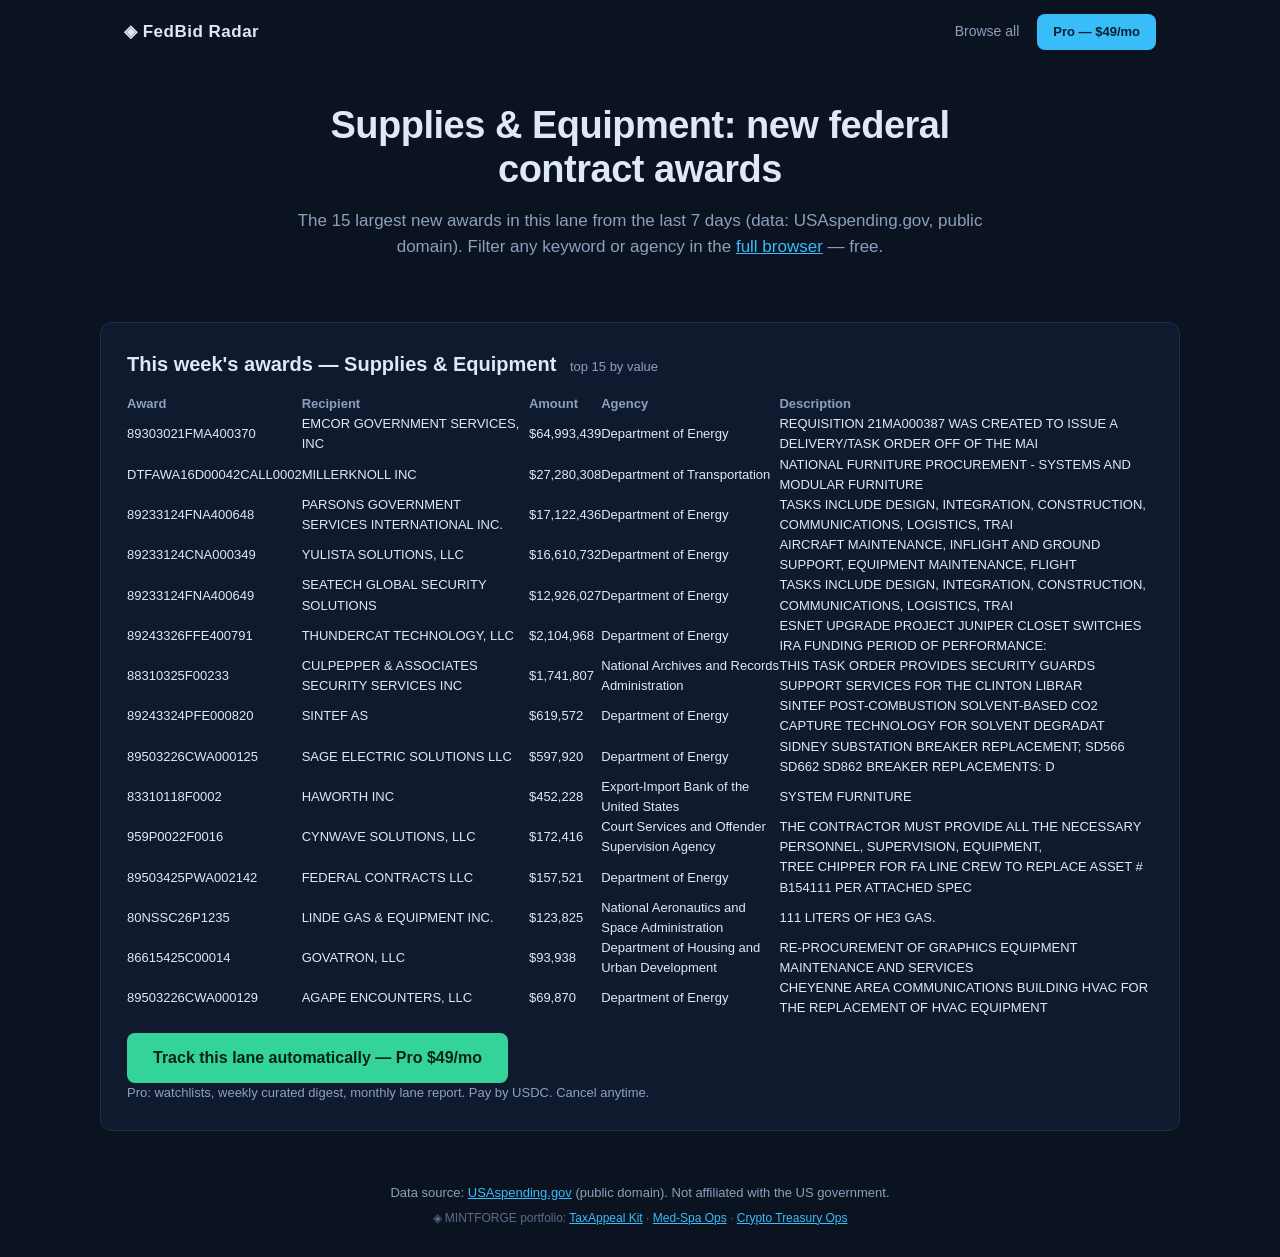
<file: categories/supplies.html>
<!DOCTYPE html>
<html lang="en">
<head>
<meta charset="UTF-8">
<meta name="viewport" content="width=device-width, initial-scale=1.0">
<title>Supplies & Equipment — Federal Contract Awards (Live Data)</title>
<meta name="description" content="New federal supplies & equipment contract awards this week — real data from USAspending.gov. Browse by category, track your lane with FedBid Radar Pro.">
<link rel="stylesheet" href="../style.css">
</head>
<body>
<header class="nav"><span class="brand">◈ FedBid Radar</span><nav><a href="../index.html">Browse all</a><a class="cta small" href="../checkout.html">Pro — $49/mo</a></nav></header>

<section class="hero" style="padding:40px 24px">
  <h1>Supplies & Equipment: new federal contract awards</h1>
  <p class="sub">The 15 largest new awards in this lane from the last 7 days (data: USAspending.gov, public domain). Filter any keyword or agency in the <a href="../index.html">full browser</a> — free.</p>
</section>

<section class="panel">
  <h2>This week's awards — Supplies & Equipment <span class="hint">top 15 by value</span></h2>
  <div style="overflow-x:auto"><table style="width:100%;border-collapse:collapse;font-size:13px">
    <thead><tr style="text-align:left;color:#8ba0bd"><th>Award</th><th>Recipient</th><th>Amount</th><th>Agency</th><th>Description</th></tr></thead>
    <tbody><tr>
      <td>89303021FMA400370</td><td>EMCOR GOVERNMENT SERVICES, INC</td><td>$64,993,439</td><td>Department of Energy</td><td>REQUISITION 21MA000387 WAS CREATED TO ISSUE A DELIVERY/TASK ORDER OFF OF THE MAI</td>
    </tr><tr>
      <td>DTFAWA16D00042CALL0002</td><td>MILLERKNOLL INC</td><td>$27,280,308</td><td>Department of Transportation</td><td>NATIONAL FURNITURE PROCUREMENT - SYSTEMS AND MODULAR FURNITURE</td>
    </tr><tr>
      <td>89233124FNA400648</td><td>PARSONS GOVERNMENT SERVICES INTERNATIONAL INC.</td><td>$17,122,436</td><td>Department of Energy</td><td>TASKS INCLUDE DESIGN, INTEGRATION, CONSTRUCTION, COMMUNICATIONS, LOGISTICS, TRAI</td>
    </tr><tr>
      <td>89233124CNA000349</td><td>YULISTA SOLUTIONS, LLC</td><td>$16,610,732</td><td>Department of Energy</td><td>AIRCRAFT MAINTENANCE, INFLIGHT AND GROUND SUPPORT, EQUIPMENT MAINTENANCE, FLIGHT</td>
    </tr><tr>
      <td>89233124FNA400649</td><td>SEATECH GLOBAL SECURITY SOLUTIONS</td><td>$12,926,027</td><td>Department of Energy</td><td>TASKS INCLUDE DESIGN, INTEGRATION, CONSTRUCTION, COMMUNICATIONS, LOGISTICS, TRAI</td>
    </tr><tr>
      <td>89243326FFE400791</td><td>THUNDERCAT TECHNOLOGY, LLC</td><td>$2,104,968</td><td>Department of Energy</td><td>ESNET UPGRADE PROJECT JUNIPER CLOSET SWITCHES IRA FUNDING PERIOD OF PERFORMANCE:</td>
    </tr><tr>
      <td>88310325F00233</td><td>CULPEPPER &amp; ASSOCIATES SECURITY SERVICES INC</td><td>$1,741,807</td><td>National Archives and Records Administration</td><td>THIS TASK ORDER PROVIDES SECURITY GUARDS SUPPORT SERVICES FOR THE CLINTON LIBRAR</td>
    </tr><tr>
      <td>89243324PFE000820</td><td>SINTEF AS</td><td>$619,572</td><td>Department of Energy</td><td>SINTEF POST-COMBUSTION SOLVENT-BASED CO2 CAPTURE TECHNOLOGY FOR SOLVENT DEGRADAT</td>
    </tr><tr>
      <td>89503226CWA000125</td><td>SAGE ELECTRIC SOLUTIONS LLC</td><td>$597,920</td><td>Department of Energy</td><td>SIDNEY SUBSTATION BREAKER REPLACEMENT; SD566 SD662 SD862 BREAKER REPLACEMENTS: D</td>
    </tr><tr>
      <td>83310118F0002</td><td>HAWORTH INC</td><td>$452,228</td><td>Export-Import Bank of the United States</td><td>SYSTEM FURNITURE</td>
    </tr><tr>
      <td>959P0022F0016</td><td>CYNWAVE SOLUTIONS, LLC</td><td>$172,416</td><td>Court Services and Offender Supervision Agency</td><td>THE CONTRACTOR MUST PROVIDE ALL THE NECESSARY PERSONNEL, SUPERVISION, EQUIPMENT,</td>
    </tr><tr>
      <td>89503425PWA002142</td><td>FEDERAL CONTRACTS LLC</td><td>$157,521</td><td>Department of Energy</td><td>TREE CHIPPER FOR FA LINE CREW TO REPLACE ASSET # B154111 PER ATTACHED SPEC</td>
    </tr><tr>
      <td>80NSSC26P1235</td><td>LINDE GAS &amp; EQUIPMENT INC.</td><td>$123,825</td><td>National Aeronautics and Space Administration</td><td>111 LITERS OF HE3 GAS.</td>
    </tr><tr>
      <td>86615425C00014</td><td>GOVATRON, LLC</td><td>$93,938</td><td>Department of Housing and Urban Development</td><td>RE-PROCUREMENT OF GRAPHICS EQUIPMENT MAINTENANCE AND SERVICES</td>
    </tr><tr>
      <td>89503226CWA000129</td><td>AGAPE ENCOUNTERS, LLC</td><td>$69,870</td><td>Department of Energy</td><td>CHEYENNE AREA COMMUNICATIONS BUILDING HVAC FOR THE REPLACEMENT OF HVAC EQUIPMENT</td>
    </tr></tbody></table></div>
  <p style="margin-top:14px"><a class="cta" href="../checkout.html">Track this lane automatically — Pro $49/mo</a></p>
  <p class="note">Pro: watchlists, weekly curated digest, monthly lane report. Pay by USDC. Cancel anytime.</p>
</section>

<footer>
  <p>Data source: <a href="https://www.usaspending.gov" target="_blank" rel="noopener">USAspending.gov</a> (public domain). Not affiliated with the US government.</p>
  <p class="fine">◈ MINTFORGE portfolio: <a href="https://akakk2211.github.io/mintforge-taxappeal-kit/">TaxAppeal Kit</a> · <a href="https://akakk2211.github.io/mintforge-medspa-ops/">Med-Spa Ops</a> · <a href="https://akakk2211.github.io/mintforge-crypto-treasury-ops/">Crypto Treasury Ops</a></p>
</footer>
</body>
</html>
</file>
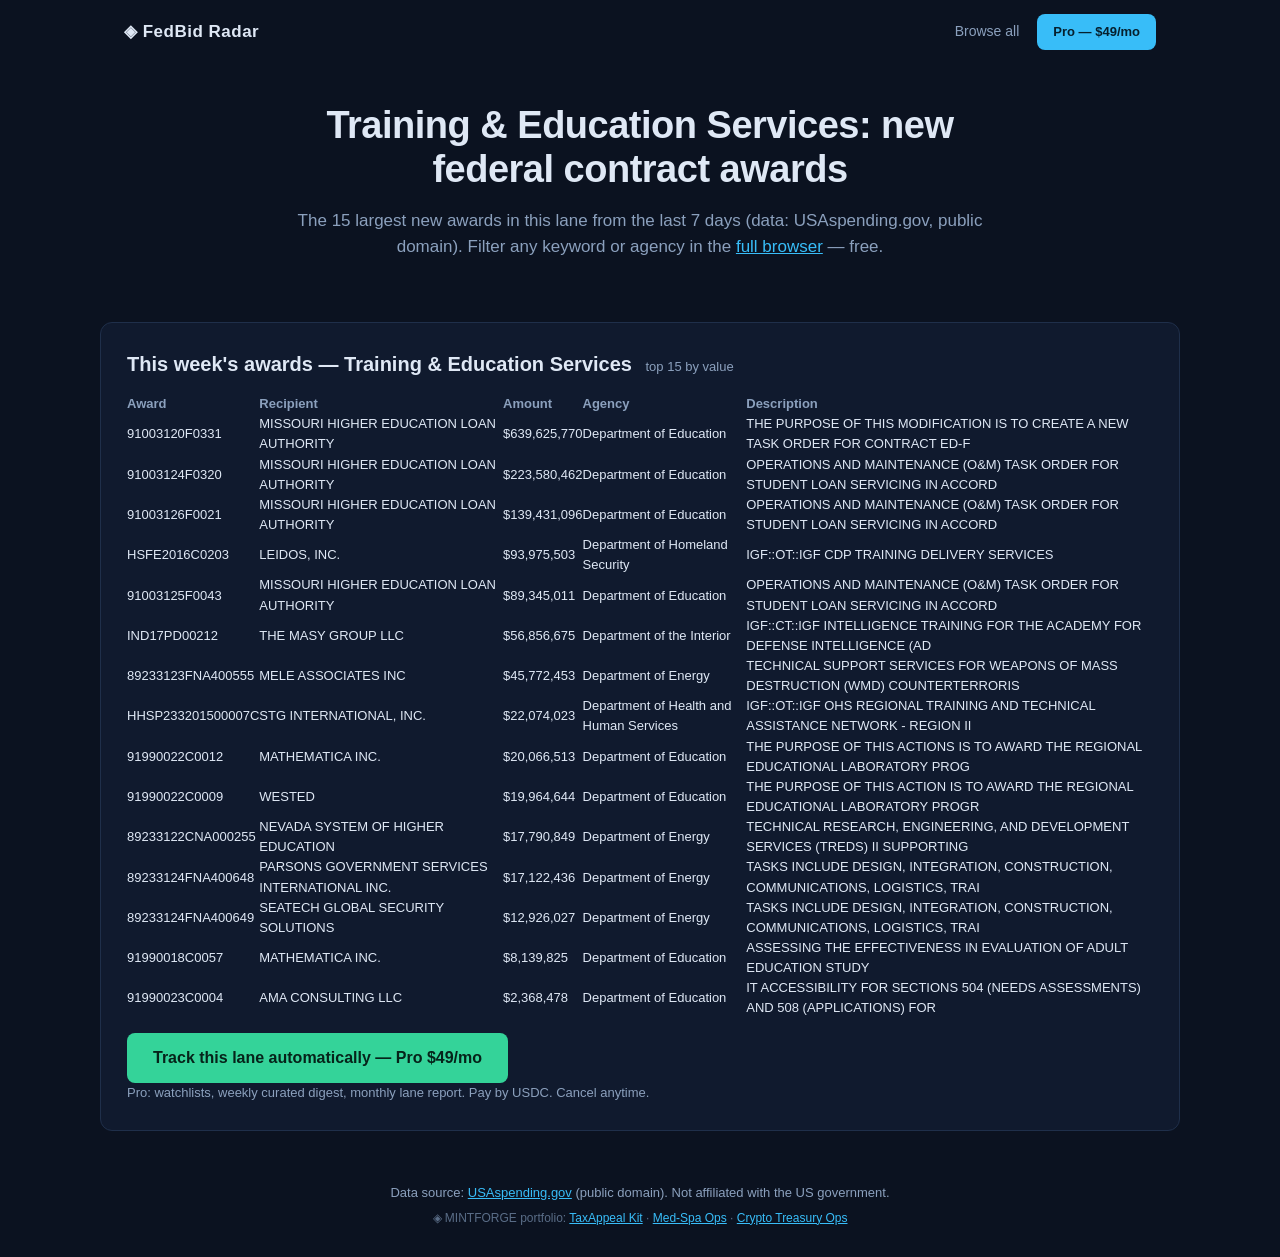
<file: categories/training.html>
<!DOCTYPE html>
<html lang="en">
<head>
<meta charset="UTF-8">
<meta name="viewport" content="width=device-width, initial-scale=1.0">
<title>Training & Education Services — Federal Contract Awards (Live Data)</title>
<meta name="description" content="New federal training & education services contract awards this week — real data from USAspending.gov. Browse by category, track your lane with FedBid Radar Pro.">
<link rel="stylesheet" href="../style.css">
</head>
<body>
<header class="nav"><span class="brand">◈ FedBid Radar</span><nav><a href="../index.html">Browse all</a><a class="cta small" href="../checkout.html">Pro — $49/mo</a></nav></header>

<section class="hero" style="padding:40px 24px">
  <h1>Training & Education Services: new federal contract awards</h1>
  <p class="sub">The 15 largest new awards in this lane from the last 7 days (data: USAspending.gov, public domain). Filter any keyword or agency in the <a href="../index.html">full browser</a> — free.</p>
</section>

<section class="panel">
  <h2>This week's awards — Training & Education Services <span class="hint">top 15 by value</span></h2>
  <div style="overflow-x:auto"><table style="width:100%;border-collapse:collapse;font-size:13px">
    <thead><tr style="text-align:left;color:#8ba0bd"><th>Award</th><th>Recipient</th><th>Amount</th><th>Agency</th><th>Description</th></tr></thead>
    <tbody><tr>
      <td>91003120F0331</td><td>MISSOURI HIGHER EDUCATION LOAN AUTHORITY</td><td>$639,625,770</td><td>Department of Education</td><td>THE PURPOSE OF THIS MODIFICATION IS TO CREATE A NEW TASK ORDER FOR CONTRACT ED-F</td>
    </tr><tr>
      <td>91003124F0320</td><td>MISSOURI HIGHER EDUCATION LOAN AUTHORITY</td><td>$223,580,462</td><td>Department of Education</td><td>OPERATIONS AND MAINTENANCE (O&amp;M) TASK ORDER FOR STUDENT LOAN SERVICING IN ACCORD</td>
    </tr><tr>
      <td>91003126F0021</td><td>MISSOURI HIGHER EDUCATION LOAN AUTHORITY</td><td>$139,431,096</td><td>Department of Education</td><td>OPERATIONS AND MAINTENANCE (O&amp;M) TASK ORDER FOR STUDENT LOAN SERVICING IN ACCORD</td>
    </tr><tr>
      <td>HSFE2016C0203</td><td>LEIDOS, INC.</td><td>$93,975,503</td><td>Department of Homeland Security</td><td>IGF::OT::IGF CDP TRAINING DELIVERY SERVICES</td>
    </tr><tr>
      <td>91003125F0043</td><td>MISSOURI HIGHER EDUCATION LOAN AUTHORITY</td><td>$89,345,011</td><td>Department of Education</td><td>OPERATIONS AND MAINTENANCE (O&amp;M) TASK ORDER FOR STUDENT LOAN SERVICING IN ACCORD</td>
    </tr><tr>
      <td>IND17PD00212</td><td>THE MASY GROUP LLC</td><td>$56,856,675</td><td>Department of the Interior</td><td>IGF::CT::IGF  INTELLIGENCE TRAINING FOR THE ACADEMY FOR DEFENSE INTELLIGENCE (AD</td>
    </tr><tr>
      <td>89233123FNA400555</td><td>MELE ASSOCIATES INC</td><td>$45,772,453</td><td>Department of Energy</td><td>TECHNICAL SUPPORT SERVICES FOR WEAPONS OF MASS DESTRUCTION (WMD) COUNTERTERRORIS</td>
    </tr><tr>
      <td>HHSP233201500007C</td><td>STG INTERNATIONAL, INC.</td><td>$22,074,023</td><td>Department of Health and Human Services</td><td>IGF::OT::IGF OHS REGIONAL TRAINING AND TECHNICAL ASSISTANCE NETWORK - REGION II</td>
    </tr><tr>
      <td>91990022C0012</td><td>MATHEMATICA INC.</td><td>$20,066,513</td><td>Department of Education</td><td>THE PURPOSE OF THIS ACTIONS IS TO AWARD THE REGIONAL EDUCATIONAL LABORATORY PROG</td>
    </tr><tr>
      <td>91990022C0009</td><td>WESTED</td><td>$19,964,644</td><td>Department of Education</td><td>THE PURPOSE OF THIS ACTION IS TO AWARD THE REGIONAL EDUCATIONAL LABORATORY PROGR</td>
    </tr><tr>
      <td>89233122CNA000255</td><td>NEVADA SYSTEM OF HIGHER EDUCATION</td><td>$17,790,849</td><td>Department of Energy</td><td>TECHNICAL RESEARCH, ENGINEERING, AND DEVELOPMENT SERVICES (TREDS) II SUPPORTING </td>
    </tr><tr>
      <td>89233124FNA400648</td><td>PARSONS GOVERNMENT SERVICES INTERNATIONAL INC.</td><td>$17,122,436</td><td>Department of Energy</td><td>TASKS INCLUDE DESIGN, INTEGRATION, CONSTRUCTION, COMMUNICATIONS, LOGISTICS, TRAI</td>
    </tr><tr>
      <td>89233124FNA400649</td><td>SEATECH GLOBAL SECURITY SOLUTIONS</td><td>$12,926,027</td><td>Department of Energy</td><td>TASKS INCLUDE DESIGN, INTEGRATION, CONSTRUCTION, COMMUNICATIONS, LOGISTICS, TRAI</td>
    </tr><tr>
      <td>91990018C0057</td><td>MATHEMATICA INC.</td><td>$8,139,825</td><td>Department of Education</td><td>ASSESSING THE EFFECTIVENESS IN EVALUATION OF ADULT EDUCATION STUDY</td>
    </tr><tr>
      <td>91990023C0004</td><td>AMA CONSULTING LLC</td><td>$2,368,478</td><td>Department of Education</td><td>IT ACCESSIBILITY FOR SECTIONS 504 (NEEDS ASSESSMENTS) AND 508 (APPLICATIONS) FOR</td>
    </tr></tbody></table></div>
  <p style="margin-top:14px"><a class="cta" href="../checkout.html">Track this lane automatically — Pro $49/mo</a></p>
  <p class="note">Pro: watchlists, weekly curated digest, monthly lane report. Pay by USDC. Cancel anytime.</p>
</section>

<footer>
  <p>Data source: <a href="https://www.usaspending.gov" target="_blank" rel="noopener">USAspending.gov</a> (public domain). Not affiliated with the US government.</p>
  <p class="fine">◈ MINTFORGE portfolio: <a href="https://akakk2211.github.io/mintforge-taxappeal-kit/">TaxAppeal Kit</a> · <a href="https://akakk2211.github.io/mintforge-medspa-ops/">Med-Spa Ops</a> · <a href="https://akakk2211.github.io/mintforge-crypto-treasury-ops/">Crypto Treasury Ops</a></p>
</footer>
</body>
</html>
</file>
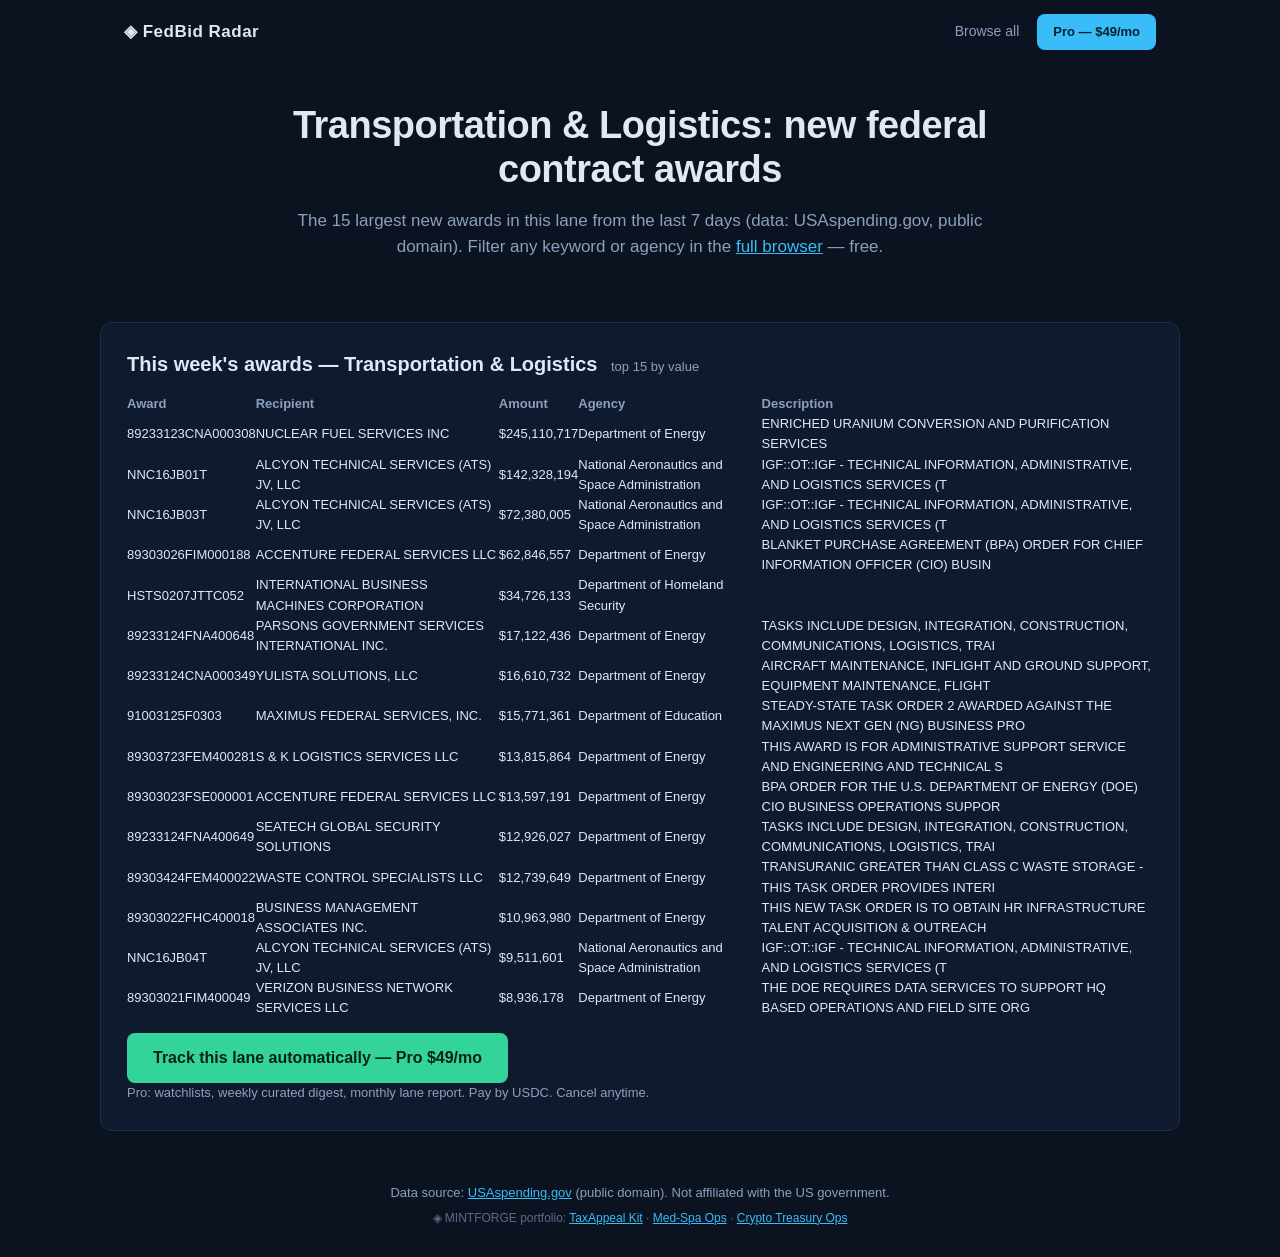
<file: categories/transport.html>
<!DOCTYPE html>
<html lang="en">
<head>
<meta charset="UTF-8">
<meta name="viewport" content="width=device-width, initial-scale=1.0">
<title>Transportation & Logistics — Federal Contract Awards (Live Data)</title>
<meta name="description" content="New federal transportation & logistics contract awards this week — real data from USAspending.gov. Browse by category, track your lane with FedBid Radar Pro.">
<link rel="stylesheet" href="../style.css">
</head>
<body>
<header class="nav"><span class="brand">◈ FedBid Radar</span><nav><a href="../index.html">Browse all</a><a class="cta small" href="../checkout.html">Pro — $49/mo</a></nav></header>

<section class="hero" style="padding:40px 24px">
  <h1>Transportation & Logistics: new federal contract awards</h1>
  <p class="sub">The 15 largest new awards in this lane from the last 7 days (data: USAspending.gov, public domain). Filter any keyword or agency in the <a href="../index.html">full browser</a> — free.</p>
</section>

<section class="panel">
  <h2>This week's awards — Transportation & Logistics <span class="hint">top 15 by value</span></h2>
  <div style="overflow-x:auto"><table style="width:100%;border-collapse:collapse;font-size:13px">
    <thead><tr style="text-align:left;color:#8ba0bd"><th>Award</th><th>Recipient</th><th>Amount</th><th>Agency</th><th>Description</th></tr></thead>
    <tbody><tr>
      <td>89233123CNA000308</td><td>NUCLEAR FUEL SERVICES INC</td><td>$245,110,717</td><td>Department of Energy</td><td>ENRICHED URANIUM CONVERSION AND PURIFICATION SERVICES</td>
    </tr><tr>
      <td>NNC16JB01T</td><td>ALCYON TECHNICAL SERVICES (ATS) JV, LLC</td><td>$142,328,194</td><td>National Aeronautics and Space Administration</td><td>IGF::OT::IGF  - TECHNICAL INFORMATION, ADMINISTRATIVE, AND LOGISTICS SERVICES (T</td>
    </tr><tr>
      <td>NNC16JB03T</td><td>ALCYON TECHNICAL SERVICES (ATS) JV, LLC</td><td>$72,380,005</td><td>National Aeronautics and Space Administration</td><td>IGF::OT::IGF  - TECHNICAL INFORMATION, ADMINISTRATIVE, AND LOGISTICS SERVICES (T</td>
    </tr><tr>
      <td>89303026FIM000188</td><td>ACCENTURE FEDERAL SERVICES LLC</td><td>$62,846,557</td><td>Department of Energy</td><td>BLANKET PURCHASE AGREEMENT (BPA) ORDER FOR CHIEF INFORMATION OFFICER (CIO) BUSIN</td>
    </tr><tr>
      <td>HSTS0207JTTC052</td><td>INTERNATIONAL BUSINESS MACHINES CORPORATION</td><td>$34,726,133</td><td>Department of Homeland Security</td><td></td>
    </tr><tr>
      <td>89233124FNA400648</td><td>PARSONS GOVERNMENT SERVICES INTERNATIONAL INC.</td><td>$17,122,436</td><td>Department of Energy</td><td>TASKS INCLUDE DESIGN, INTEGRATION, CONSTRUCTION, COMMUNICATIONS, LOGISTICS, TRAI</td>
    </tr><tr>
      <td>89233124CNA000349</td><td>YULISTA SOLUTIONS, LLC</td><td>$16,610,732</td><td>Department of Energy</td><td>AIRCRAFT MAINTENANCE, INFLIGHT AND GROUND SUPPORT, EQUIPMENT MAINTENANCE, FLIGHT</td>
    </tr><tr>
      <td>91003125F0303</td><td>MAXIMUS FEDERAL SERVICES, INC.</td><td>$15,771,361</td><td>Department of Education</td><td>STEADY-STATE TASK ORDER 2 AWARDED AGAINST THE MAXIMUS NEXT GEN (NG) BUSINESS PRO</td>
    </tr><tr>
      <td>89303723FEM400281</td><td>S &amp; K LOGISTICS SERVICES LLC</td><td>$13,815,864</td><td>Department of Energy</td><td>THIS AWARD IS FOR ADMINISTRATIVE SUPPORT SERVICE AND ENGINEERING AND TECHNICAL S</td>
    </tr><tr>
      <td>89303023FSE000001</td><td>ACCENTURE FEDERAL SERVICES LLC</td><td>$13,597,191</td><td>Department of Energy</td><td>BPA ORDER FOR THE U.S. DEPARTMENT OF ENERGY (DOE) CIO BUSINESS OPERATIONS SUPPOR</td>
    </tr><tr>
      <td>89233124FNA400649</td><td>SEATECH GLOBAL SECURITY SOLUTIONS</td><td>$12,926,027</td><td>Department of Energy</td><td>TASKS INCLUDE DESIGN, INTEGRATION, CONSTRUCTION, COMMUNICATIONS, LOGISTICS, TRAI</td>
    </tr><tr>
      <td>89303424FEM400022</td><td>WASTE CONTROL SPECIALISTS LLC</td><td>$12,739,649</td><td>Department of Energy</td><td>TRANSURANIC GREATER THAN CLASS C WASTE STORAGE - THIS TASK ORDER PROVIDES INTERI</td>
    </tr><tr>
      <td>89303022FHC400018</td><td>BUSINESS MANAGEMENT ASSOCIATES INC.</td><td>$10,963,980</td><td>Department of Energy</td><td>THIS NEW TASK ORDER IS TO OBTAIN HR INFRASTRUCTURE TALENT ACQUISITION &amp; OUTREACH</td>
    </tr><tr>
      <td>NNC16JB04T</td><td>ALCYON TECHNICAL SERVICES (ATS) JV, LLC</td><td>$9,511,601</td><td>National Aeronautics and Space Administration</td><td>IGF::OT::IGF  - TECHNICAL INFORMATION, ADMINISTRATIVE, AND LOGISTICS SERVICES (T</td>
    </tr><tr>
      <td>89303021FIM400049</td><td>VERIZON BUSINESS NETWORK SERVICES LLC</td><td>$8,936,178</td><td>Department of Energy</td><td>THE DOE REQUIRES DATA SERVICES TO SUPPORT HQ BASED OPERATIONS AND FIELD SITE ORG</td>
    </tr></tbody></table></div>
  <p style="margin-top:14px"><a class="cta" href="../checkout.html">Track this lane automatically — Pro $49/mo</a></p>
  <p class="note">Pro: watchlists, weekly curated digest, monthly lane report. Pay by USDC. Cancel anytime.</p>
</section>

<footer>
  <p>Data source: <a href="https://www.usaspending.gov" target="_blank" rel="noopener">USAspending.gov</a> (public domain). Not affiliated with the US government.</p>
  <p class="fine">◈ MINTFORGE portfolio: <a href="https://akakk2211.github.io/mintforge-taxappeal-kit/">TaxAppeal Kit</a> · <a href="https://akakk2211.github.io/mintforge-medspa-ops/">Med-Spa Ops</a> · <a href="https://akakk2211.github.io/mintforge-crypto-treasury-ops/">Crypto Treasury Ops</a></p>
</footer>
</body>
</html>
</file>
<file: style.css>
:root {
  --bg:#0b1220; --panel:#101a2e; --panel2:#16233c; --line:#1f2f4a;
  --text:#dfe8f5; --muted:#8ba0bd; --accent:#38bdf8; --gold:#ffd166; --green:#34d399;
}
* { box-sizing:border-box; margin:0; padding:0; }
body { background:var(--bg); color:var(--text); font-family:-apple-system,'Segoe UI',Roboto,sans-serif; line-height:1.55; }
a { color:var(--accent); }
.nav { display:flex; justify-content:space-between; align-items:center; padding:14px 24px; max-width:1080px; margin:0 auto; flex-wrap:wrap; gap:10px; }
.brand { font-weight:800; letter-spacing:.5px; font-size:17px; }
.nav nav { display:flex; gap:18px; align-items:center; }
.nav nav a { color:var(--muted); text-decoration:none; font-size:14px; }
.hero { text-align:center; padding:70px 24px 44px; max-width:780px; margin:0 auto; }
h1 { font-size:38px; line-height:1.15; letter-spacing:-.5px; }
.sub { color:var(--muted); font-size:17px; margin-top:16px; }
.hero-cta { margin-top:28px; display:flex; flex-direction:column; gap:10px; align-items:center; }
.cta { background:var(--green); color:#06231a; text-decoration:none; padding:13px 26px; border-radius:8px; font-weight:700; display:inline-block; font-size:16px; }
.cta.small { padding:8px 16px; font-size:13px; background:var(--accent); color:#06202e; }
.note { color:var(--muted); font-size:13px; }
.panel { background:var(--panel); border:1px solid var(--line); border-radius:12px; padding:26px; max-width:1080px; margin:22px auto; }
h2 { font-size:20px; margin-bottom:14px; }
.hint { color:var(--muted); font-size:13px; font-weight:400; margin-left:8px; }
.controls { display:flex; gap:12px; flex-wrap:wrap; margin-bottom:16px; align-items:center; }
.controls input, .controls select { background:var(--panel2); border:1px solid var(--line); color:var(--text); padding:10px 14px; border-radius:8px; font-size:14px; }
.controls input { flex:1; min-width:220px; }
.meta { color:var(--muted); font-size:13px; }
.results { display:flex; flex-direction:column; gap:10px; }
.card { background:var(--panel2); border:1px solid var(--line); border-radius:10px; padding:14px; }
.card .top { display:flex; justify-content:space-between; gap:10px; flex-wrap:wrap; }
.card .amt { color:var(--gold); font-weight:800; font-family:ui-monospace,monospace; }
.card .recip { font-weight:700; }
.card .desc { color:var(--muted); font-size:13.5px; margin-top:6px; }
.card .tags { margin-top:8px; display:flex; gap:6px; flex-wrap:wrap; }
.tag { background:#0e1b30; border:1px solid var(--line); color:var(--muted); font-size:11px; padding:2px 8px; border-radius:12px; }
.grid { display:grid; grid-template-columns:repeat(auto-fit,minmax(240px,1fr)); gap:14px; }
.grid > div { background:var(--panel2); border:1px solid var(--line); border-radius:8px; padding:14px; font-size:14px; }
.tiers { display:grid; grid-template-columns:repeat(auto-fit,minmax(240px,1fr)); gap:14px; }
.tier { border:2px solid var(--line); border-radius:10px; padding:18px; }
.tier.featured { border-color:var(--green); }
.tier h3 { font-size:17px; }
.tier .price { font-size:26px; font-weight:800; margin:8px 0; }
.tier .price small { font-size:13px; color:var(--muted); font-weight:400; }
.tier ul { list-style:none; font-size:13.5px; color:var(--muted); margin:10px 0 14px; }
.tier ul li { padding:3px 0; }
.tier ul li::before { content:'✓ '; color:var(--green); font-weight:700; }
footer { text-align:center; color:var(--muted); padding:30px 20px; font-size:13px; max-width:780px; margin:0 auto; }
.fine { margin-top:6px; font-size:12px; color:#5a6d87; }
@media (max-width:640px){ h1{font-size:29px;} }
</file>
